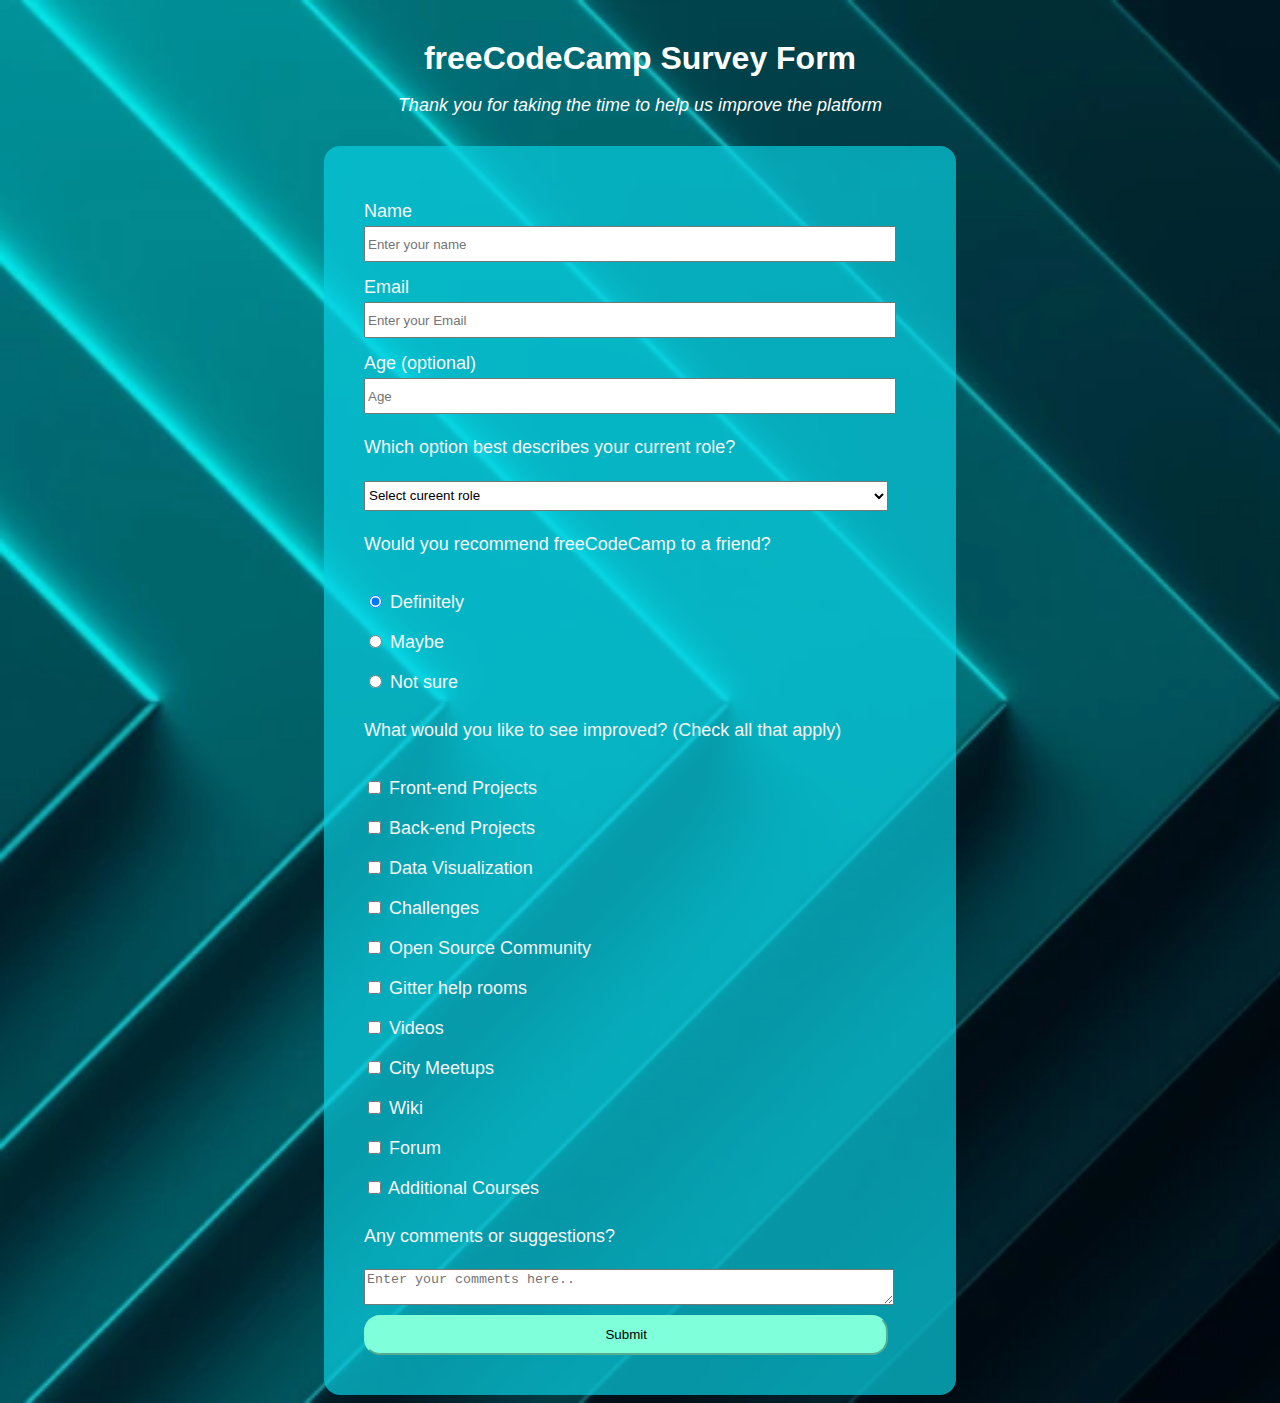
<file: Responsive-Web-Design/FirstProject/index.html>
<!DOCTYPE html>
<html>
  <head>
    <meta charset="utf-8">
    <meta name="viewport"   content="width=device-width,  initial-scale=1.0">
    <link rel="stylesheet" href="styles.css">
  </head>
  <body>
    <h1 id="title">freeCodeCamp Survey Form</h1>
    <p id="description">Thank you for taking the time to help us improve the platform</p>
    <form action="" method="" id="survey-form">
      <label id="name-label" for="name">Name</label>
      <input id="name" type="text" placeholder="Enter your name" required>
      <label id="email-label" for="email">Email</label>
      <input type="email" placeholder="Enter your Email" id="email" required>
      <label id="number-label" for="number">Age
(optional)</label>
      <input type="number" placeholder="Age" id="number" min="18" max="120"><br>
      <p>Which option best describes your current role?</p>
      <select id="dropdown">
        <option selected disabled>Select cureent role</option>
        <option>Student</option>
        <option>Full Time Job</option>
        <option>Full Time Learner</option>
        <option>Prefer not to say</option>
        <option>Other</option>
      </select>
      <p>Would you recommend freeCodeCamp to a friend?</p>
      <label><input type="radio" value="radio" name="radio" checked> Definitely</label>
      <label><input type="radio" value="radio" name="radio"> Maybe</label>
      <label><input type="radio" value="radio" name="radio"> Not sure</label>
      <p>What would you like to see improved? (Check all that apply)</p>
      <label><input type="checkbox" value="Front-endProjects"> Front-end Projects</label>
      <label><input type="checkbox" value="Back-endProjects"> Back-end Projects</label>
      <label><input type="checkbox" value="DataVisualization"> Data Visualization</label>
      <label><input type="checkbox" value="Challenges"> Challenges</label>
      <label><input type="checkbox" value="OpenSourceCommunity"> Open Source Community</label>
      <label><input type="checkbox" value="Gitterhelprooms"> Gitter help rooms</label>
      <label><input type="checkbox" value="Videos"> Videos</label>
      <label><input type="checkbox" value="cityMeetups"> City Meetups</label>
      <label><input type="checkbox" value="Wiki"> Wiki</label>
      <label><input type="checkbox" value="Forum"> Forum</label>
      <label><input type="checkbox" value="AdditionalCourses"> Additional Courses</label>
      <p>Any comments or suggestions?</p>
      <textarea id="comments" placeholder="Enter your comments here.."></textarea>
      <input type="submit" id="submit"><br>
    </form>
  </body>
</html>
</file>
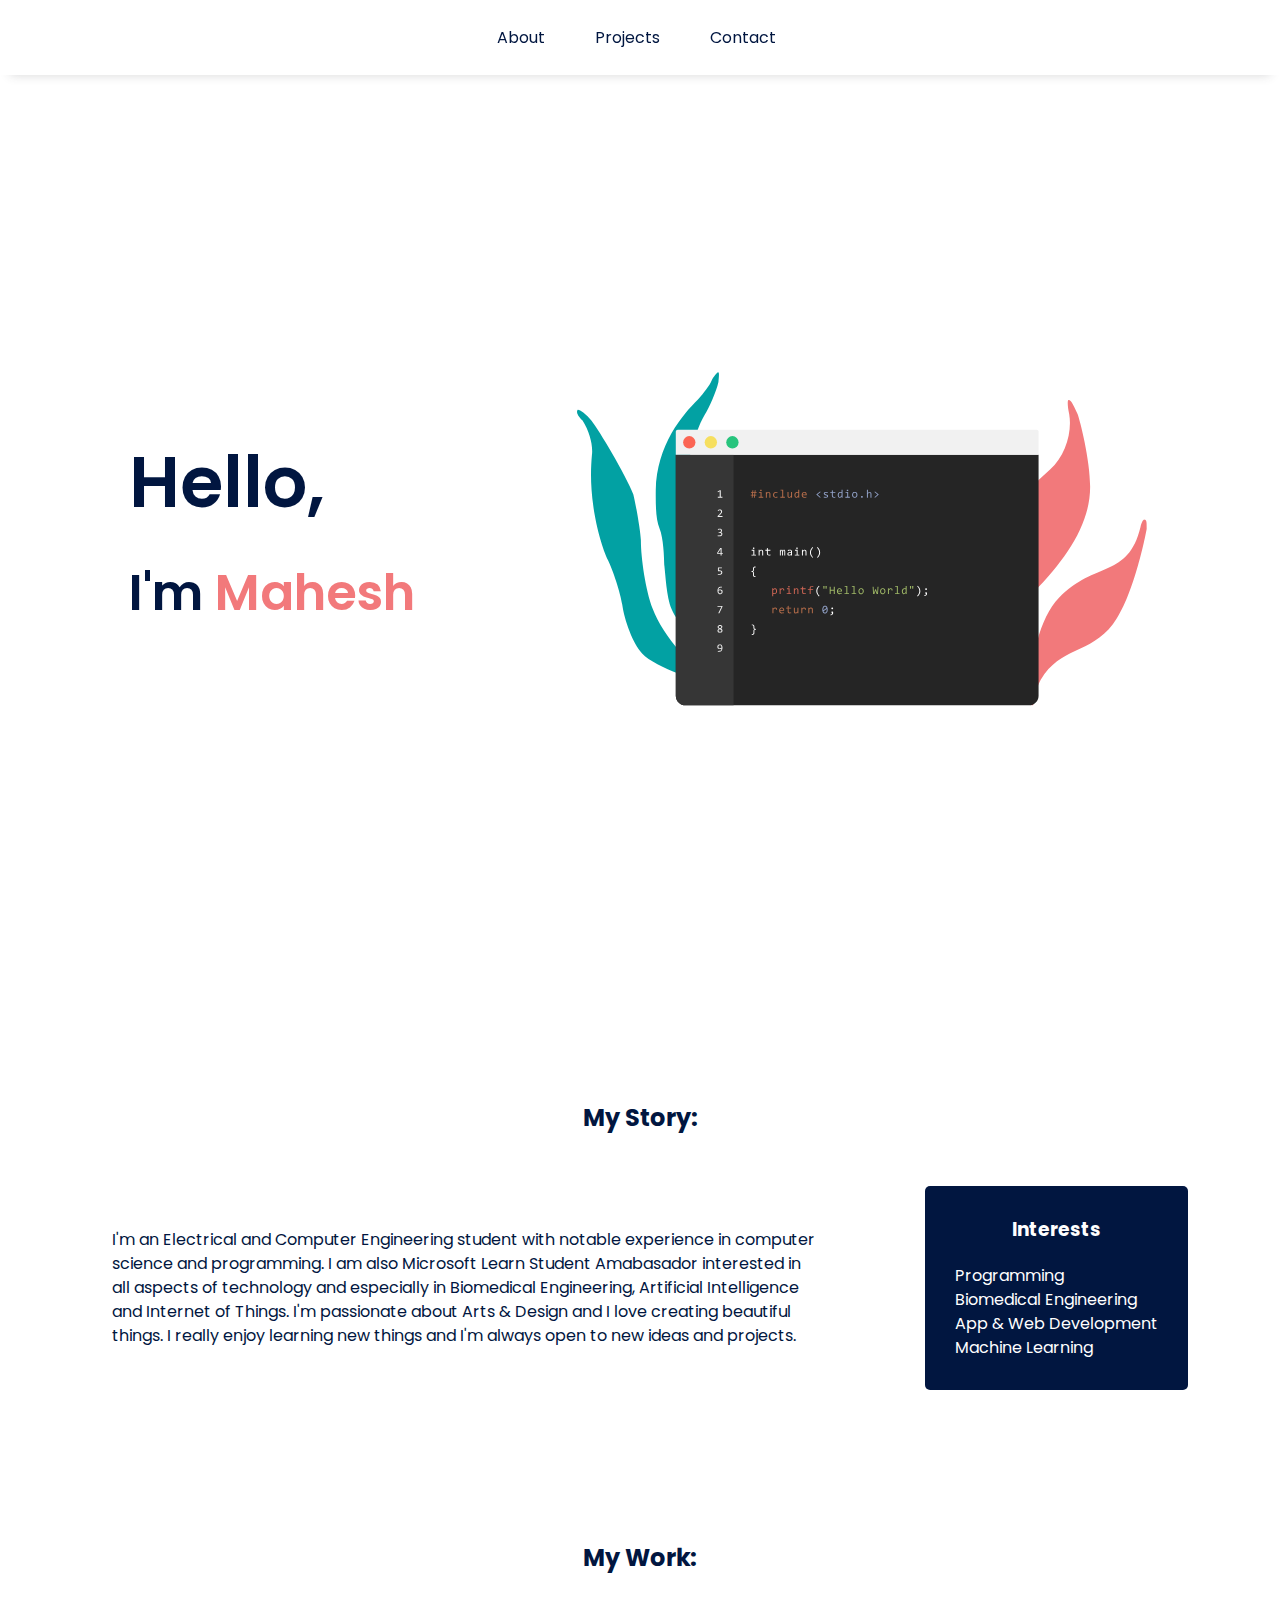
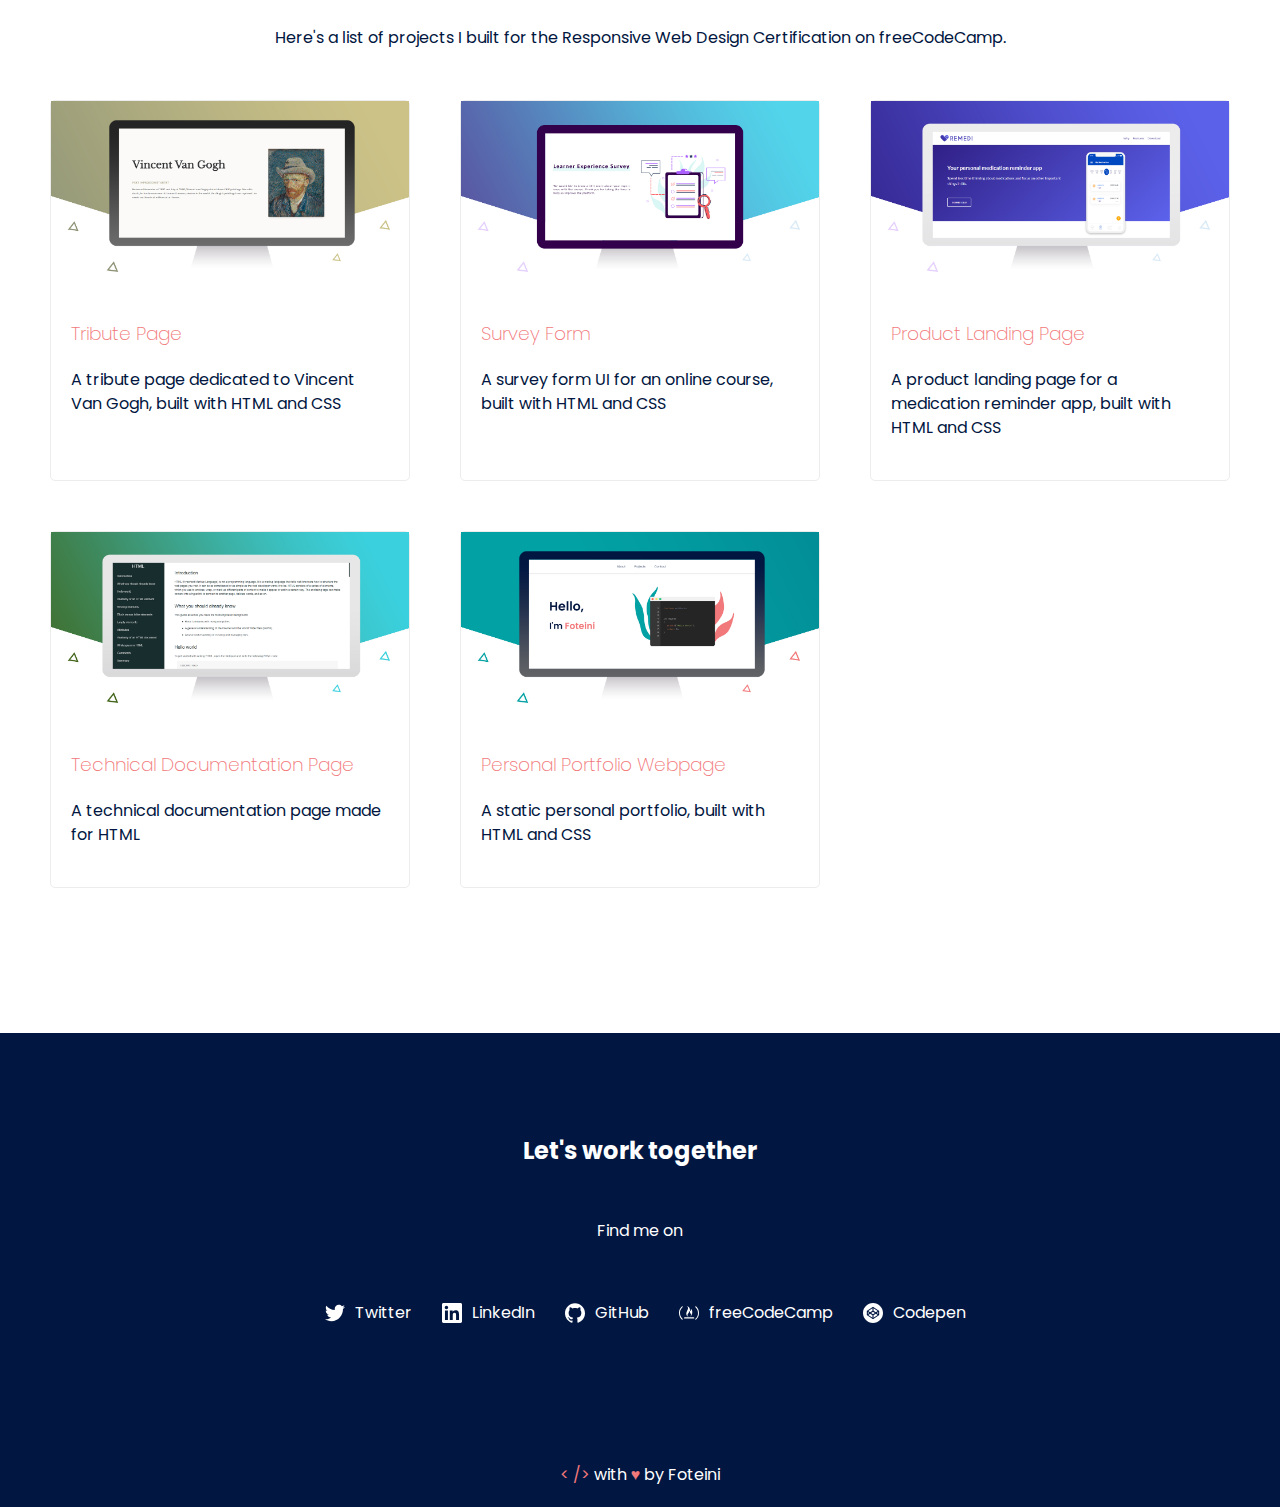
<file: Responsive-Web-Design/personal-portfolio/index.html>
<!DOCTYPE html>
<html lang="en">
  
<head>
  <link rel="stylesheet" type="text/css" href="style.css">
  <link href="https://fonts.googleapis.com/css2?family=Poppins:wght@400;600&display=swap" rel="stylesheet">
  <meta name="viewport" content="width=device-width, initial-scale=1">
  <meta name="description" content="A personal portfolio webpage created for the FreeCodeCamp's Responsive Web Design Certification.">
  <title>Personal Portfolio</title>
</head>

<body>

<nav id="navbar" class="nav">
  <ul>
    <li>
      <a href="#about">
        <span class="code">&lt;</span>
        About
        <span class="code">&#47;&gt;</span>
      </a>
    </li>
    <li>

      <a href="#projects">
        <span class="code">&lt;</span>
        Projects
        <span class="code">&#47;&gt;</span>
      </a>

    </li>
    <li>
      <a href="#contact">
        <span class="code">&lt;</span>
        Contact
        <span class="code">&#47;&gt;</span>
      </a>
    </li>
  </ul>
</nav>

<section id="welcome-section">
  <div>
    <h1>Hello<span>,</span></h1>
    <p id="subheading">I'm <span>Mahesh</span></p>
  </div>
  <div>
    <img class="welcome-img" id="desktop-only" src="images/code-1.svg" alt="A code snippet in C language">
    <img class="welcome-img" id="mobile-only" src="images/code-2.svg" alt="A code snippet in C language">
  </div>
</section>

<section id="about">
  <h2>My Story:</h2>
  <div id="about-container">
    <div id="my-story">
      <p>I'm an Electrical and Computer Engineering student with notable experience in computer science and programming. I am also Microsoft Learn Student Amabasador interested in all aspects of technology and especially in Biomedical Engineering, Artificial Intelligence and Internet of Things. I'm passionate about Arts & Design and I love creating beautiful things. I really enjoy learning new things and I'm always open to new ideas and projects.</p>
    </div>
    <div id="interests-list">
      <h3>Interests</h3>
      <ul>
        <li>Programming</li>
        <li>Biomedical Engineering</li>
        <li>App & Web Development</li>
        <li>Machine Learning</li>
      </ul>
    </div>
  </div>
</section>

<section id="projects">
  <h2>My Work:</h2>
  <p>Here's a list of projects I built for the Responsive Web Design Certification on freeCodeCamp.</p>

  <div class="projects-grid">
    <div class="card">
      <div class="project-img">
        <img src="../tribute-page/images/TributePage_preview.jpg" alt="tribute page">
      </div>
      <div class="desc">
        <h3 class="project-tile">
          <a href="https://github.com/sfoteini/responsive-web-design-freeCodeCamp/tree/master/tribute-page">Tribute Page</a>
        </h3>
        <p>A tribute page dedicated to Vincent Van Gogh, built with HTML and CSS</p>
      </div>
    </div>

    <div class="card">
      <div class="project-img">
        <img src="../survey-form/images/survey_preview.jpg" alt="survey form">
      </div>
      <div class="desc">
        <h3 class="project-tile">
          <a href="https://github.com/sfoteini/responsive-web-design-freeCodeCamp/tree/master/survey-form">Survey Form</a>
        </h3>
        <p>A survey form UI for an online course, built with HTML and CSS</p>
      </div>
    </div>

    <div class="card">
      <div class="project-img">
        <img src="../product-landing-page/images/landingPage.jpg" alt="product landing page">
      </div>
      <div class="desc">
        <h3 class="project-tile">
          <a href="https://github.com/sfoteini/responsive-web-design-freeCodeCamp/tree/master/product-landing-page">Product Landing Page</a>
        </h3>
        <p>A product landing page for a medication reminder app, built with HTML and CSS</p>
      </div>
    </div>

    <div class="card">
      <div class="project-img">
        <img src="../technical-documentation-page/images/TechnicalDocumentation.jpg" alt="technical documentation page">
      </div>
      <div class="desc">
        <h3 class="project-tile">
          <a href="https://github.com/sfoteini/responsive-web-design-freeCodeCamp/tree/master/technical-documentation-page">Technical Documentation Page</a>
        </h3>
        <p>A technical documentation page made for HTML</p>
      </div>
    </div>

    <div class="card">
      <div class="project-img">
        <img src="images/personalPortfolio.jpg" alt="personal portfolio">
      </div>
      <div class="desc">
        <h3 class="project-tile">
          <a href="https://github.com/sfoteini/responsive-web-design-freeCodeCamp/tree/master/personal-portfolio">Personal Portfolio Webpage</a>
        </h3>
        <p>A static personal portfolio, built with HTML and CSS</p>
      </div>
    </div>

  </div>

</section>

<section id="contact">
  <h2>Let's work together</h2>
  <p>Find me on</p>
  <div class="contact-links">
    <a href="https://twitter.com/ClairSavvidou" target="_blank" class="contact-details">
      <img src="images/twitter.svg" alt="twitter logo" class="contact-icon">Twitter
    </a>
    <a href="https://www.linkedin.com/in/foteini-savvidou" target="_blank" class="contact-details">
      <img src="images/linkedin.svg" alt="linkedin logo" class="contact-icon">LinkedIn
    </a>
    <a href="https://github.com/sfoteini" target="_blank" class="contact-details">
      <img src="images/github.svg" alt="github logo" class="contact-icon">GitHub
    </a>
    <a id="profile-link" href="https://www.freecodecamp.org/clair_savvidou" target="_blank" class="contact-details">
      <img src="images/freecodecamp.svg" alt="freeCodeCamp logo" class="contact-icon">freeCodeCamp
    </a>
    <a href="https://codepen.io/sfoteini" class="contact-details">
      <img src="images/codepen.svg" alt="CodePen logo" class="contact-icon">Codepen
    </a>
  </div>
</section>

<footer>
  <p>
    <span class="code">&lt;</span>
    <span class="code">&#47;&gt;</span>
    with
    <span class="heart"></span>
    by Foteini
  </p>
</footer>

</body>

</html>
</file>
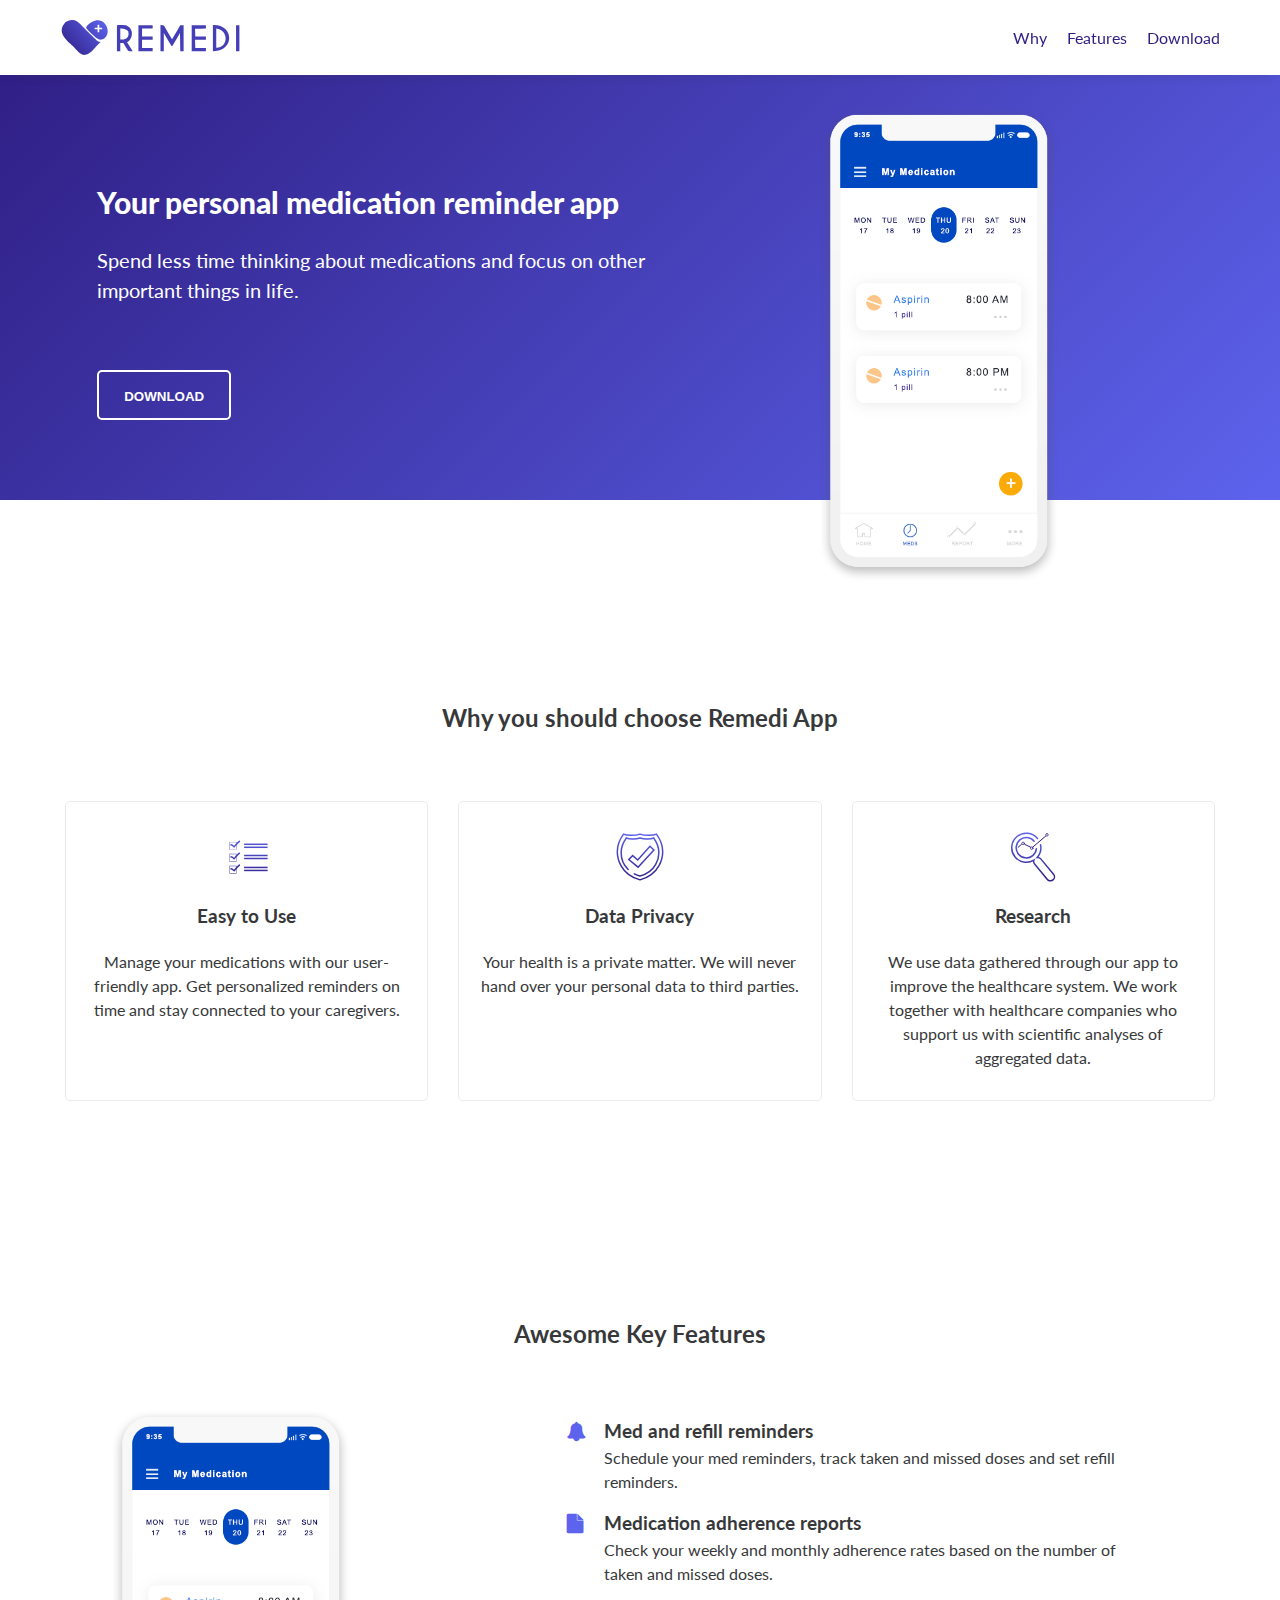
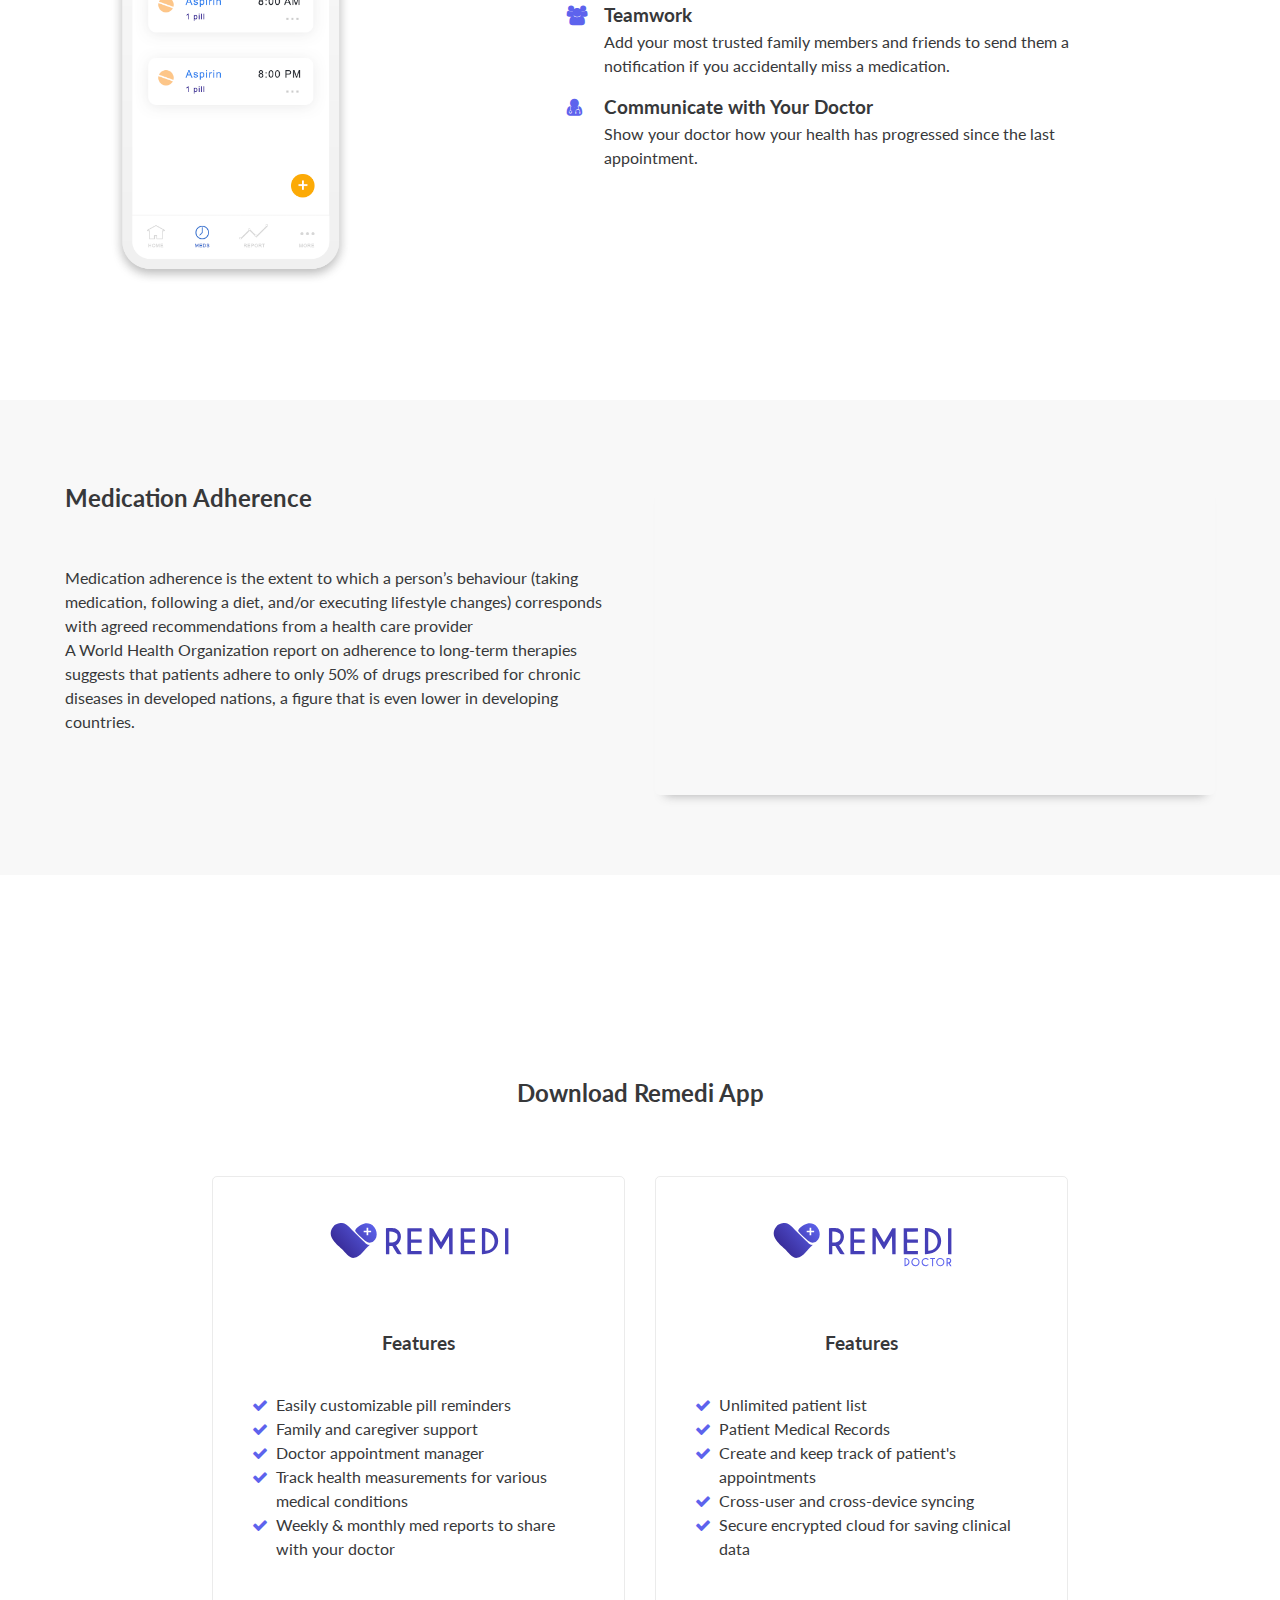
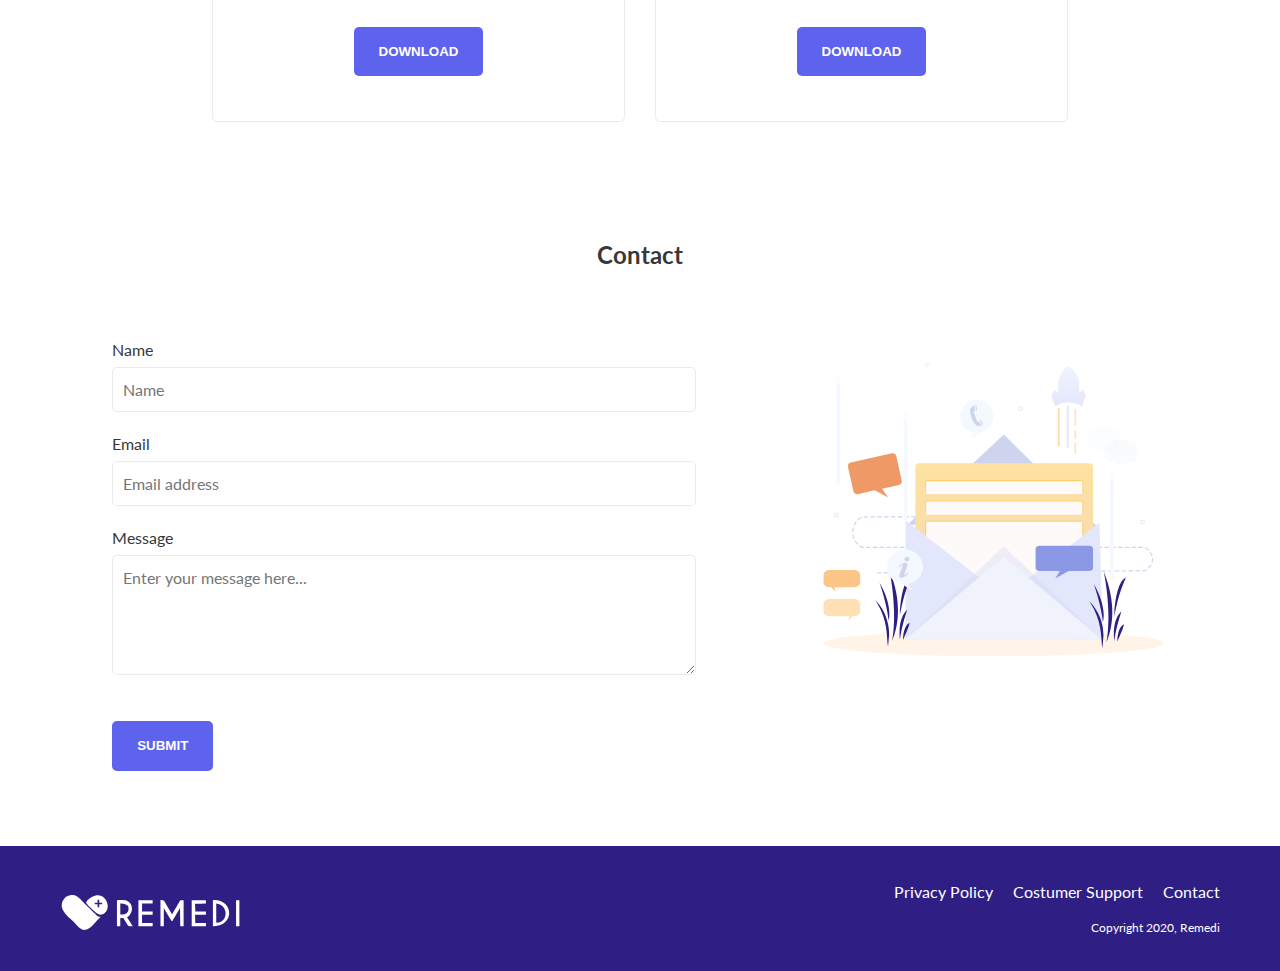
<file: Responsive-Web-Design/product-landing-page/index.html>
<!DOCTYPE html>
<html lang="en">
  
<head>
  <link rel="stylesheet" type="text/css" href="style.css">
  <link rel="stylesheet" href="https://maxcdn.bootstrapcdn.com/font-awesome/4.5.0/css/font-awesome.min.css">
  <meta name="viewport" content="width=device-width, initial-scale=1">
  <meta name="description" content="A product landing page for a medication reminder app created for the FreeCodeCamp's Responsive Web Design Certification.">
  <title>Remedi Mobile App</title>
</head>

<body>

<header id="header">
  <div class="logo">
    <img class="logo-img" id="header-img" src="images/logo_horizontal.svg" alt="Remedi logo" />
  </div>

  <nav id="nav-bar">
    <ul>
      <li><a class="nav-link" href="#why">Why</a></li>
      <li><a class="nav-link" href="#features">Features</a></li>
      <li><a class="nav-link" href="#download">Download</a></li>
    </ul>
  </nav>
</header>

<main>
  <section id="hero">
    <div class="grid">
      <div class="column-60">
        <h1>Your personal medication reminder app</h1>
        <p id="description">Spend less time thinking about medications and focus on other important things in life.</p>
        <button class="btn">Download</button>
      </div>
      <div class="column-40">
         <div class="image-div">
          <img id="hero-img" src="images/RemediApp.png" alt="Remedi mobile app" width="270" height="497">
        </div>
      </div>
    </div>

  </section>

  <section id="why">
    <h2>Why you should choose Remedi App</h2>
    <div class="container">
      <div class="card">
        <div class="icon">
          <img src="images/easyToUse.svg" alt="easy to use icon">
        </div>
        <div class="desc">
          <h3>Easy to Use</h3>
          <p>Manage your medications with our user-friendly app. Get personalized reminders on time and stay connected to your caregivers.
          </p>
        </div>
      </div>

      <div class="card">
        <div class="icon">
          <img src="images/dataPrivacy.svg" alt="data privacy icon">
        </div>
        <div class="desc">
          <h3>Data Privacy</h3>
          <p>Your health is a private matter. We will never hand over your personal data to third parties.
          </p>
        </div>
      </div>

      <div class="card">
        <div class="icon">
          <img src="images/research.svg" alt="data privacy icon">
        </div>
        <div class="desc">
          <h3>Research</h3>
          <p>We use data gathered through our app to improve the healthcare system. We work together with healthcare companies who support us with scientific analyses of aggregated data.
          </p>
        </div>
      </div>

    </div>
  </section>

  <section id="features">
    <h2>Awesome Key Features</h2>
    <div class="grid">
      <div class="column-40">
        <div class="image-div">
          <img src="images/RemediApp.png" alt="Remedi mobile app" width="270" height="497">
        </div>
      </div>

      <div class="column-60">
        <ol>
          <li>
            <h3 id="pills">Med and refill reminders</h3>
            <p>Schedule your med reminders, track taken and missed doses and set refill reminders.</p>
          </li>
          <li>
            <h3 id="med-report">Medication adherence reports</h3>
            <p>Check your weekly and monthly adherence rates based on the number of taken and missed doses.</p>
          </li>
          <li>
            <h3 id="family">Teamwork</h3>
            <p>Add your most trusted family members and friends to send them a notification if you accidentally miss a medication.</p>
          </li>
          <li>
            <h3 id="doctor-icon">Communicate with Your Doctor</h3>
            <p>Show your doctor how your health has progressed since the last appointment.</p>
          </li>
        </ol>
      </div>

    </div>
  </section>

  <section id="info">
    <div>
      <h2>Medication Adherence</h2>
      <p>Medication adherence is the extent to which a person’s behaviour (taking medication, following a diet, and/or executing lifestyle changes) corresponds with agreed recommendations from a health care provider</p>
      <p>A World Health Organization report on adherence to long-term therapies suggests that patients adhere to only 50% of drugs prescribed for chronic diseases in developed nations, a figure that is even lower in developing countries.</p>
    </div>
    <iframe id="video" height="315" src="https://www.youtube.com/embed/jccBSbyActg?rel=0&amp;controls=0&amp;showinfo=0" allowfullscreen></iframe>
  </section>

  <section id="download">
    <h2>Download Remedi App</h2>
    <div class="container">
      <div class="card" id="patient">
        <div class="product-logo">
          <img class="logo-img" src="images/logo_horizontal.svg" alt="Remedi logo">
        </div>
        <div class="desc">
          <h3>Features</h3>
          <ol>
            <li>Easily customizable pill reminders</li>
            <li>Family and caregiver support</li>
            <li>Doctor appointment manager</li>
            <li>Track health measurements for various medical conditions</li>
            <li>Weekly & monthly med reports to share with your doctor</li>
          </ol>
        </div>
        <button class="btn">Download</button>
      </div>

      <div class="card" id="doctor">
        <div class="product-logo">
          <img class="logo-img" src="images/logo_doctors.svg" alt="Remedi for doctors logo">
        </div>
        <div class="desc">
          <h3>Features</h3>
          <ol>
            <li>Unlimited patient list</li>
            <li>Patient Medical Records</li>
            <li>Create and keep track of patient's appointments</li>
            <li>Cross-user and cross-device syncing</li>
            <li>Secure encrypted cloud for saving clinical data</li>
          </ol>
        </div>
        <button class="btn">Download</button>
      </div>
    </div>
  </section>

  <section id="contact">
    <h2>Contact</h2>
    <div class="grid">
      <div class="column-60">
        <form id="form" action="https://www.freecodecamp.com/email-submit">
          <div class="form-group">
            <label id="name-label" for="name">Name</label>
            <input type="text" name="name" class="form-control" id="name" placeholder="Name" required />
          </div>
          <div class="form-group">
            <label id="email-label" for="email">Email</label>
            <input name="email" class="form-control" id="email" type="email" placeholder="Email address" required />
          </div>
          <div class="form-group">
            <p>Message</p>
            <textarea id="message" class="input-textarea" name="message" placeholder="Enter your message here..."></textarea>
          </div>
          <div class="form-group">
            <label id="submit-label" for="submit"></label>
            <input id="submit" type="submit" value="Submit" class="btn" />
          </div>
        </form>
      </div>

      <div class="column-40">
        <div class="image-div">
          <img src="images/contact.svg" alt="Contact icon" width="472" height="495">
        </div>
      </div>
    </div>
  </section>

  <footer>
    <div id="footer-logo">
      <img class="logo-img" src="images/logo_white.svg" alt="Remedi logo" />
    </div>
    <div id="footer-info">
      <ul>
        <li><a href="#">Privacy Policy</a></li>
        <li><a href="#">Costumer Support</a></li>
        <li><a href="#">Contact</a></li>
      </ul>
      <div id="copyright">Copyright 2020, Remedi</div>
    </div>
  </footer>

</main>

</body>

</html>
</file>
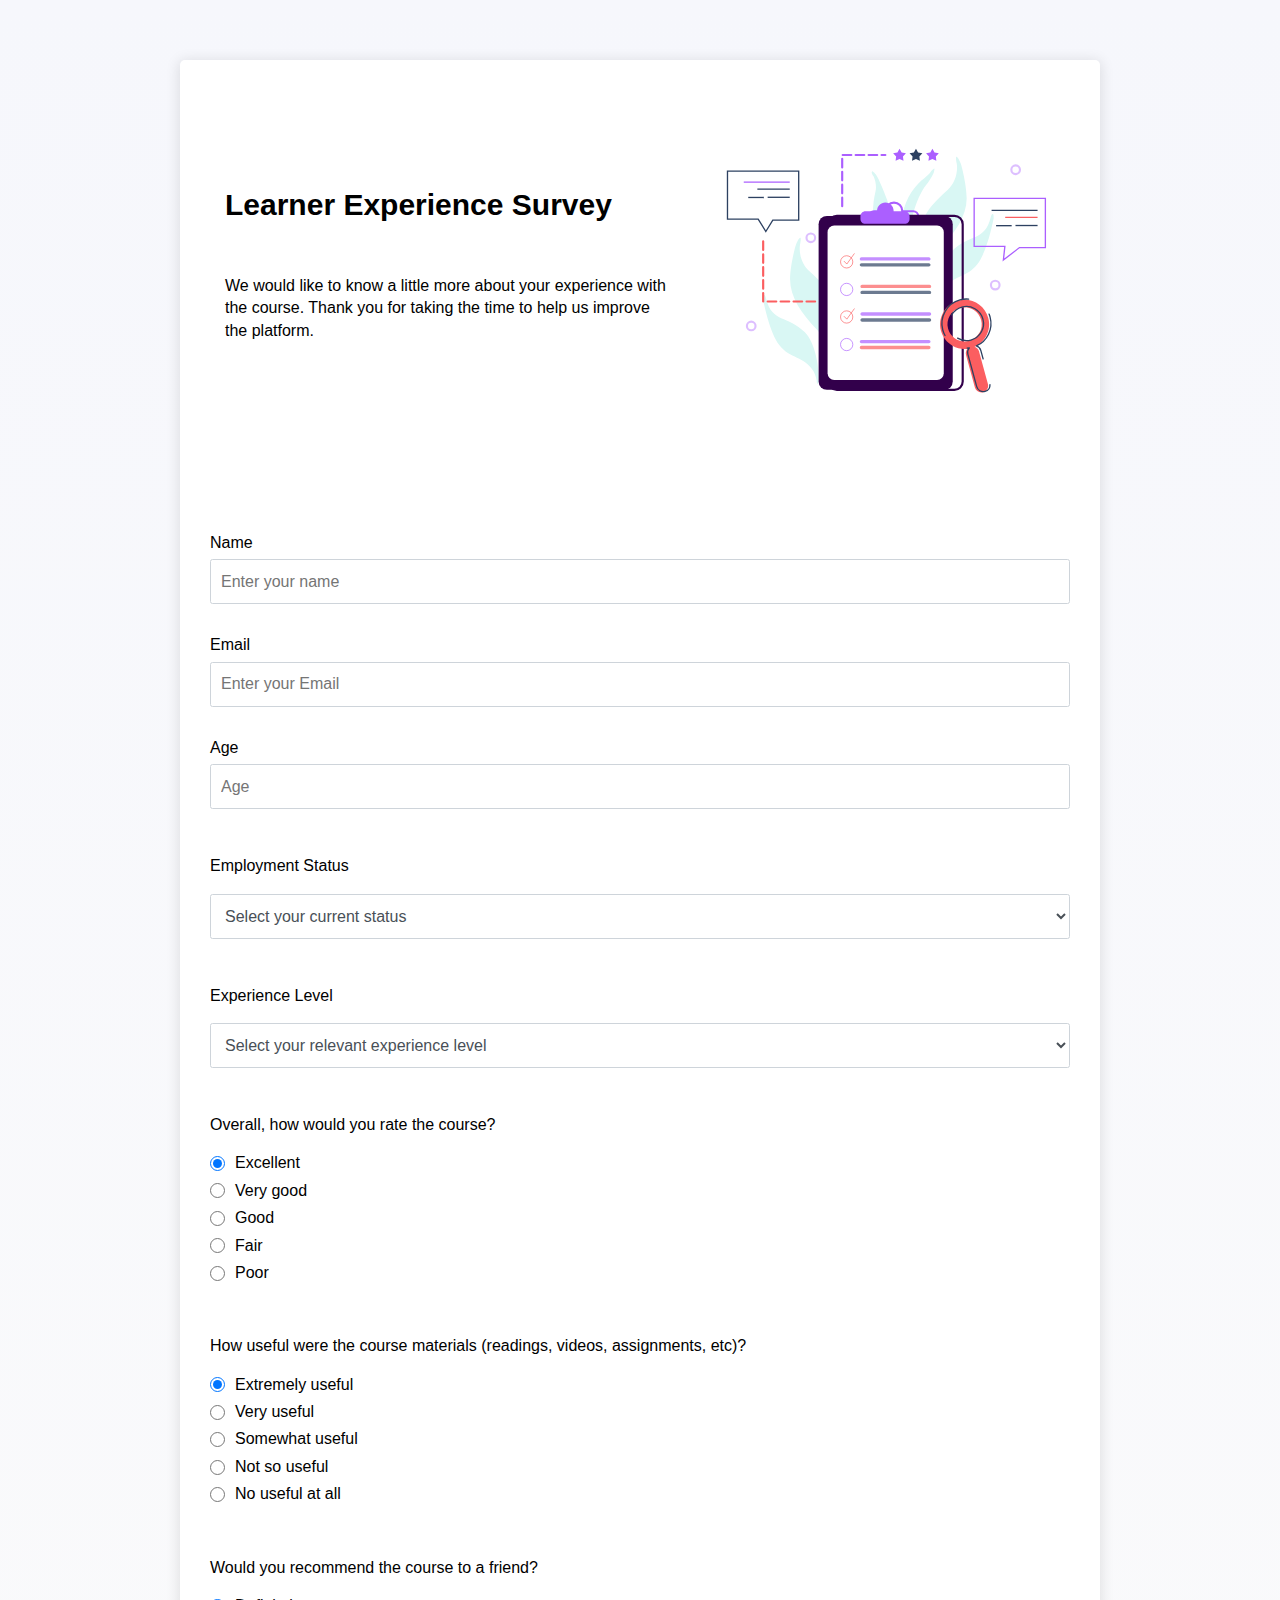
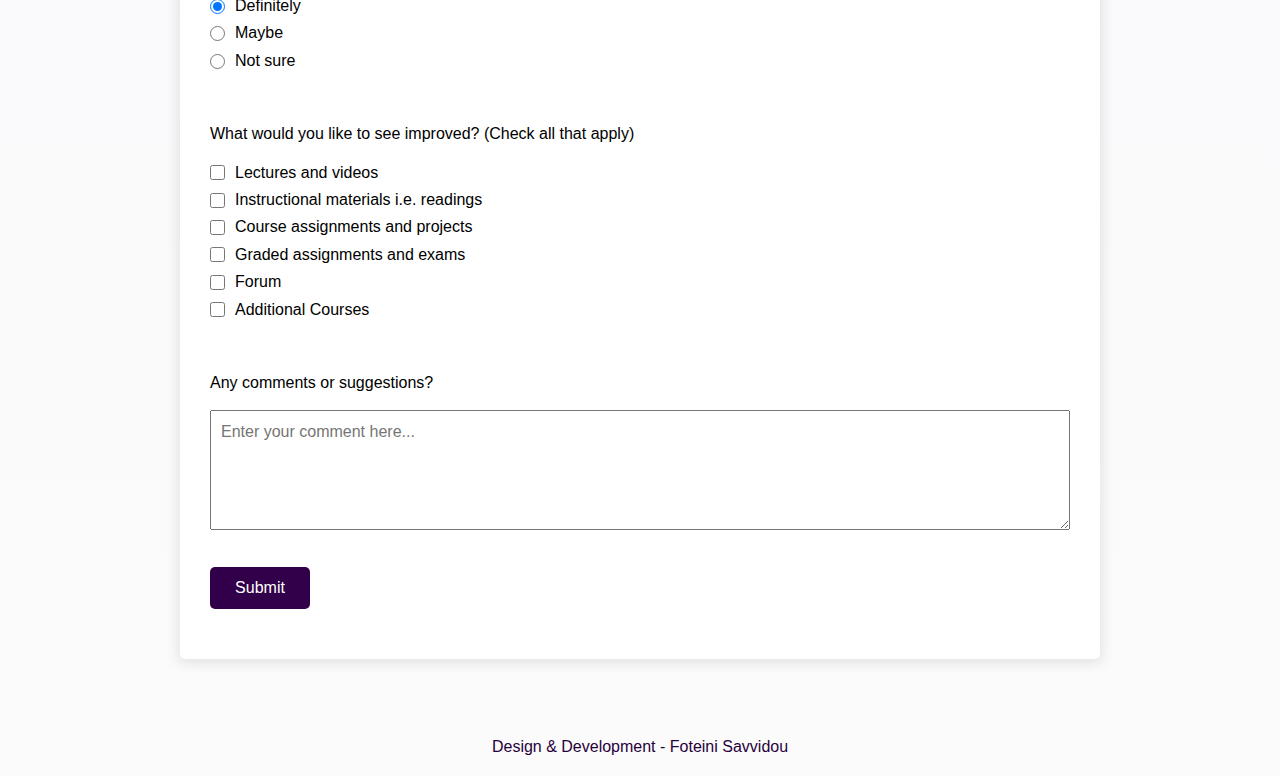
<file: Responsive-Web-Design/survey-form/index.html>
<!DOCTYPE html>
<html lang="en">
  
<head>
  <link rel="stylesheet" type="text/css" href="style.css">
  <meta name="viewport" content="width=device-width, initial-scale=1">
  <meta name="description" content="Survey form ui created for the FreeCodeCamp's Responsive Web Design Certification.">
  <title>Survey Form</title>
</head>

<body>
<div class="container">
  <div class="header">
    <div class="column-header">
      <h1 id="title">Learner Experience Survey</h1>
        <p id="description">We would like to know a little more about your experience with the course. Thank you for taking the time to help us improve the platform.</p>
      </div>

      <div class="column-image">
        <div id="image-div">
          <img src="images/survey_icon.svg" width="400" height="400" alt="Survey form icon">
        </div>
    </div>
  </div>
  
  <form id="survey-form">
    <div class="form-group">
      <label id="name-label" for="name">Name</label>
      <input
        type="text"
        name="name"
        id="name"
        class="form-control"
        placeholder="Enter your name"
        required
      />
    </div>
    
    <div class="form-group">
      <label id="email-label" for="email">Email</label>
      <input
        type="email"
        name="email"
        id="email"
        class="form-control"
        placeholder="Enter your Email"
        required
      />
    </div>
    
    <div class="form-group">
      <label id="number-label" for="number">Age</label>
      <input
        type="number"
        name="age"
        id="number"
        min="10"
        max="99"
        class="form-control"
        placeholder="Age"
      />
    </div>
    
    <div class="form-group">
      <p>Employment Status</p>
      <select id="dropdown" name="role" class="form-control" required>
        <option disabled selected value>Select your current status</option>
        <option value="student">Student</option>
        <option value="job-full">Employed Full Time</option>
        <option value="job-part">Employed Part Time</option>
        <option value="self-employed">Self-employed</option>
        <option value="unemployed">Unemployed</option>
        <option value="retired">Retired</option>
        <option value="preferNo">Prefer not to say</option>
        <option value="other">Other</option>
      </select>
    </div>
    
        <div class="form-group">
      <p>Experience Level</p>
      <select id="experience-dropdown" name="experience" class="form-control" required>
        <option disabled selected value>Select your relevant experience level</option>
        <option value="junior">Junior (0-2 years experience)</option>
        <option value="mid">Mid-level (2+ years experience)</option>
        <option value="senior">Senior</option>
        <option value="executive">Executive</option>
        <option value="other">Other</option>
      </select>
    </div>

    <div class="form-group">
      <p>Overall, how would you rate the course?</p>
      <label>
        <input
          name="user-rate"
          value="excellent"
          type="radio"
          class="input-radio"
          checked
        />Excellent</label>
      <label>
        <input
          name="user-rate"
          value="very-good"
          type="radio"
          class="input-radio"
        />Very good</label>

      <label>
        <input
          name="user-rate"
          value="good"
          type="radio"
          class="input-radio"
        />Good</label>
      
      <label>
        <input
          name="user-rate"
          value="fair"
          type="radio"
          class="input-radio"
        />Fair</label>
      
      <label>
        <input
          name="user-rate"
          value="poor"
          type="radio"
          class="input-radio"
        />Poor</label>
    </div>
    
     <div class="form-group">
      <p>How useful were the course materials (readings, videos, assignments, etc)?</p>
      <label>
        <input
          name="materials-rate"
          value="extremely"
          type="radio"
          class="input-radio"
          checked
        />Extremely useful</label>
      <label>
        <input
          name="materials-rate"
          value="very"
          type="radio"
          class="input-radio"
        />Very useful</label>

      <label>
        <input
          name="materials-rate"
          value="somewhat"
          type="radio"
          class="input-radio"
        />Somewhat useful</label>
      
      <label>
        <input
          name="materials-rate"
          value="not-so"
          type="radio"
          class="input-radio"
        />Not so useful</label>
      
      <label>
        <input
          name="materials-rate"
          value="no"
          type="radio"
          class="input-radio"
        />No useful at all</label>
    </div>
    
    <div class="form-group">
      <p>Would you recommend the course to a friend?</p>
      <label>
        <input
          name="user-recommend"
          value="definitely"
          type="radio"
          class="input-radio"
          checked
        />Definitely</label>
      <label>
        <input
          name="user-recommend"
          value="maybe"
          type="radio"
          class="input-radio"
        />Maybe</label>

      <label>
        <input
          name="user-recommend"
          value="not-sure"
          type="radio"
          class="input-radio"
        />Not sure</label>
    </div>

    <div class="form-group">
      <p>
        What would you like to see improved? (Check all that apply)
      </p>

      <label>
        <input
          name="prefer"
          value="lectures"
          type="checkbox"
          class="input-checkbox"
        />Lectures and videos</label>
      
      <label>
        <input
          name="prefer"
          value="material"
          type="checkbox"
          class="input-checkbox"
        />Instructional materials i.e. readings</label>
      
      <label>
        <input
          name="prefer"
          value="assignments"
          type="checkbox"
          class="input-checkbox"
        />Course assignments and projects</label>
      
      <label>
        <input
          name="prefer"
          value="exams"
          type="checkbox"
          class="input-checkbox"
        />Graded assignments and exams</label>
     
      <label>
        <input
          name="prefer"
          value="forum"
          type="checkbox"
          class="input-checkbox"
        />Forum</label>
      
      <label>
        <input
          name="prefer"
          value="additional-courses"
          type="checkbox"
          class="input-checkbox"
        />Additional Courses</label>
    </div>

    <div class="form-group">
      <p>Any comments or suggestions?</p>
      <textarea
        id="comments"
        class="input-textarea"
        name="comment"
        placeholder="Enter your comment here..."></textarea>
    </div>

    <div class="form-group">
      <button type="submit" id="submit" class="submit-button">
        Submit
      </button>
    </div>
  </form>
</div>

 <section class="footer">
    <p> Design & Development - Foteini Savvidou </p>
  </section>

</body>

</html>
</file>
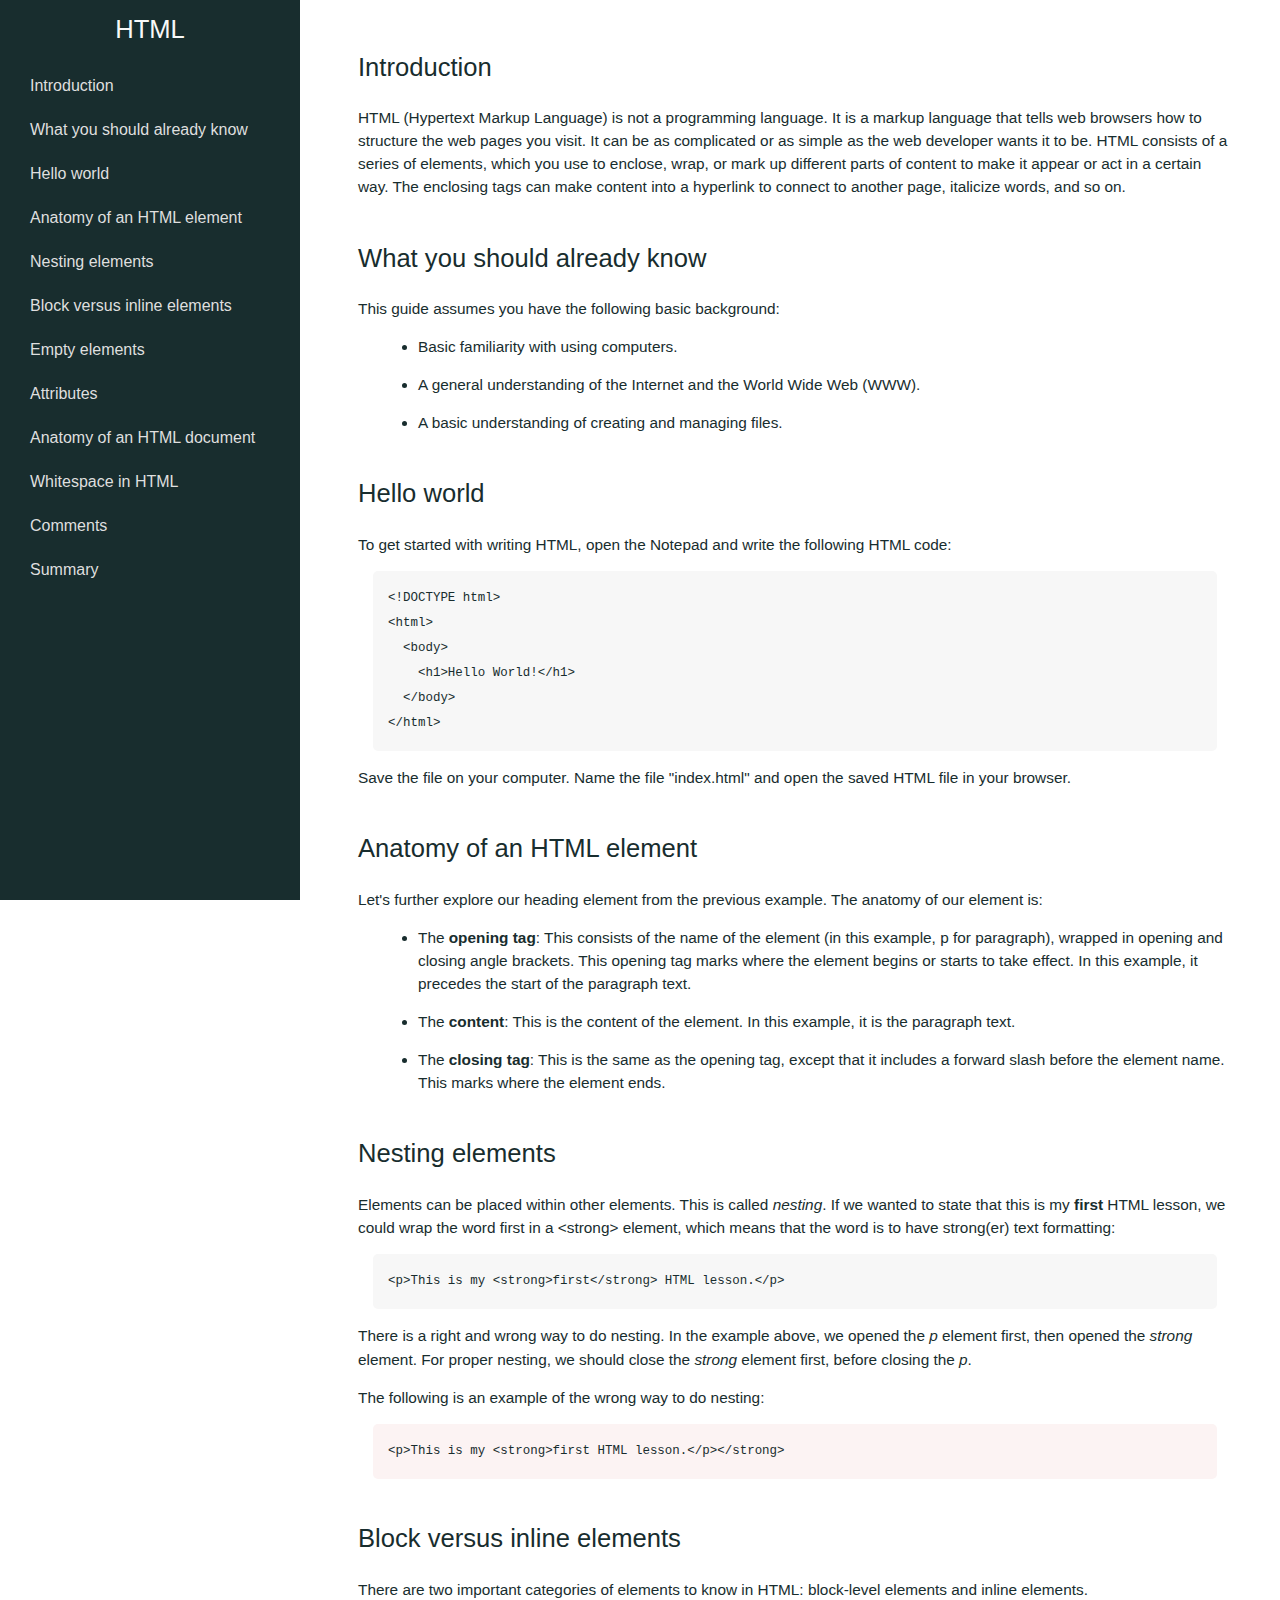
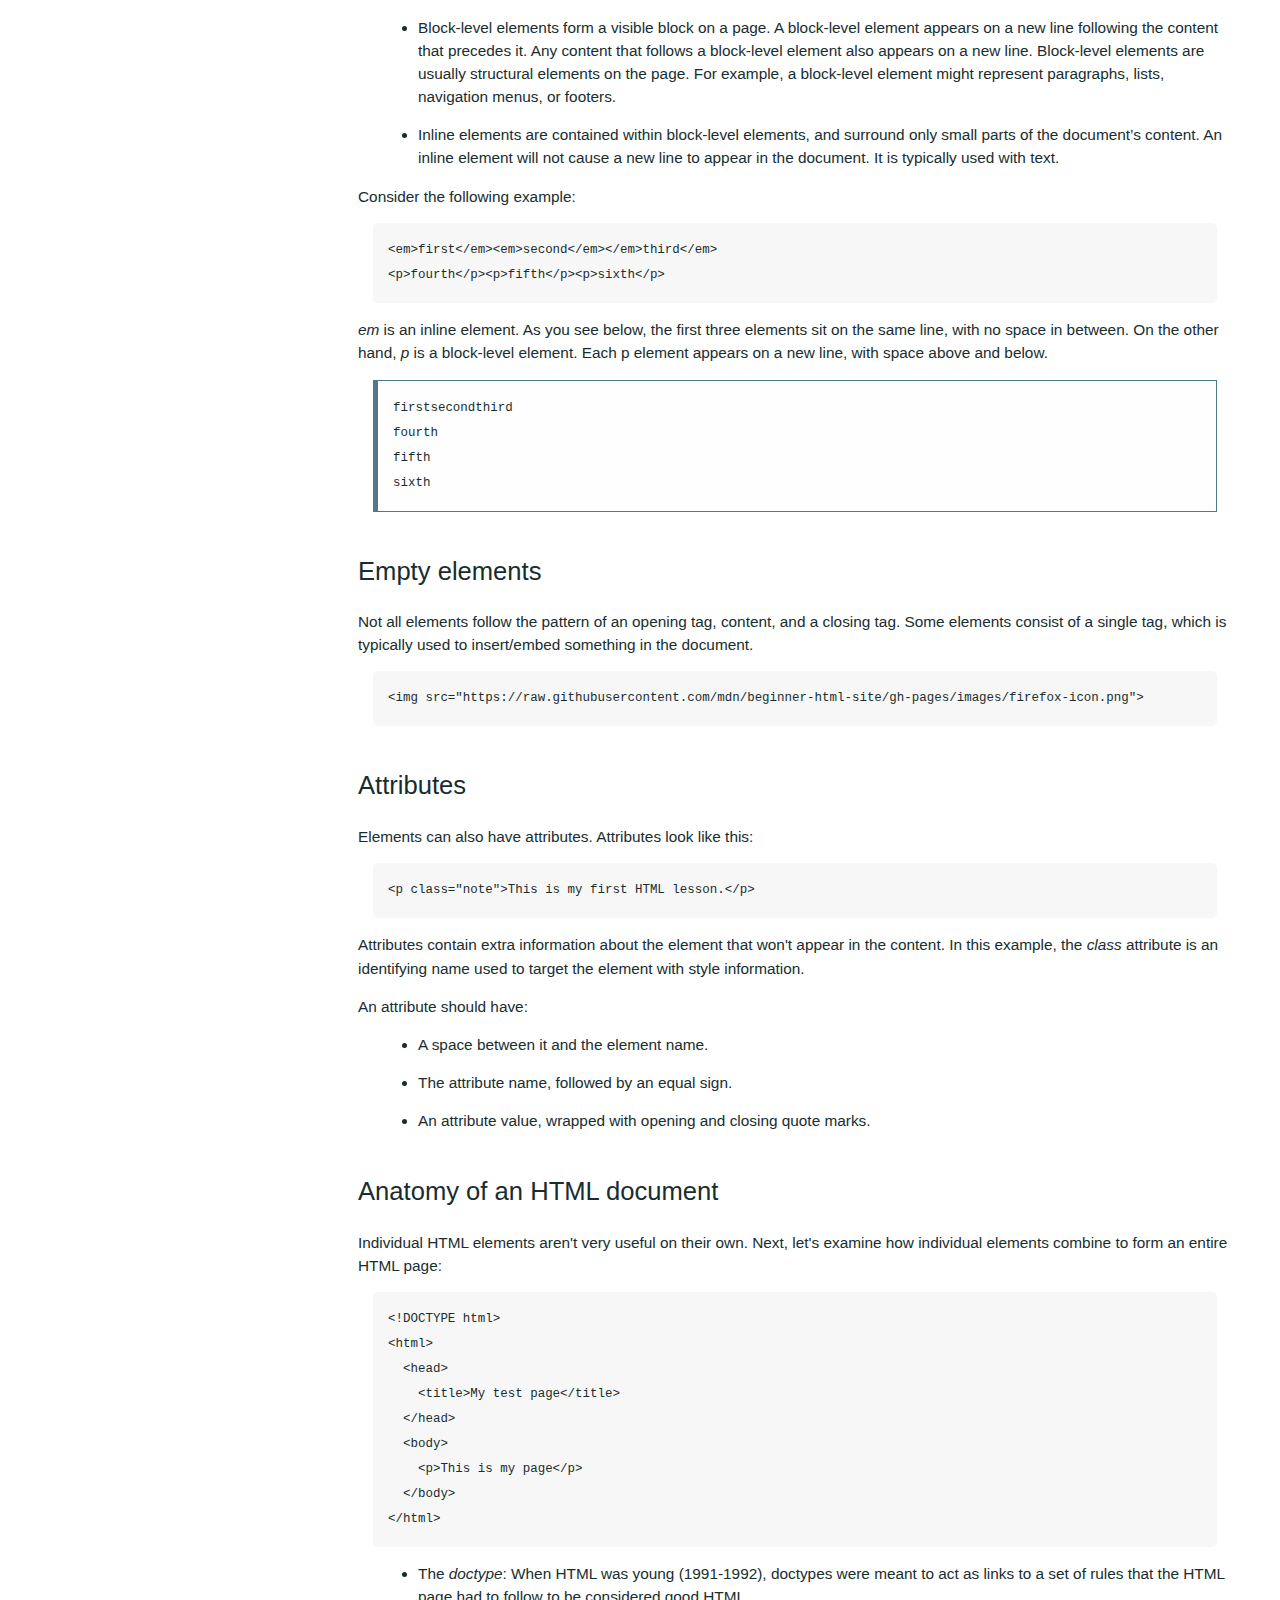
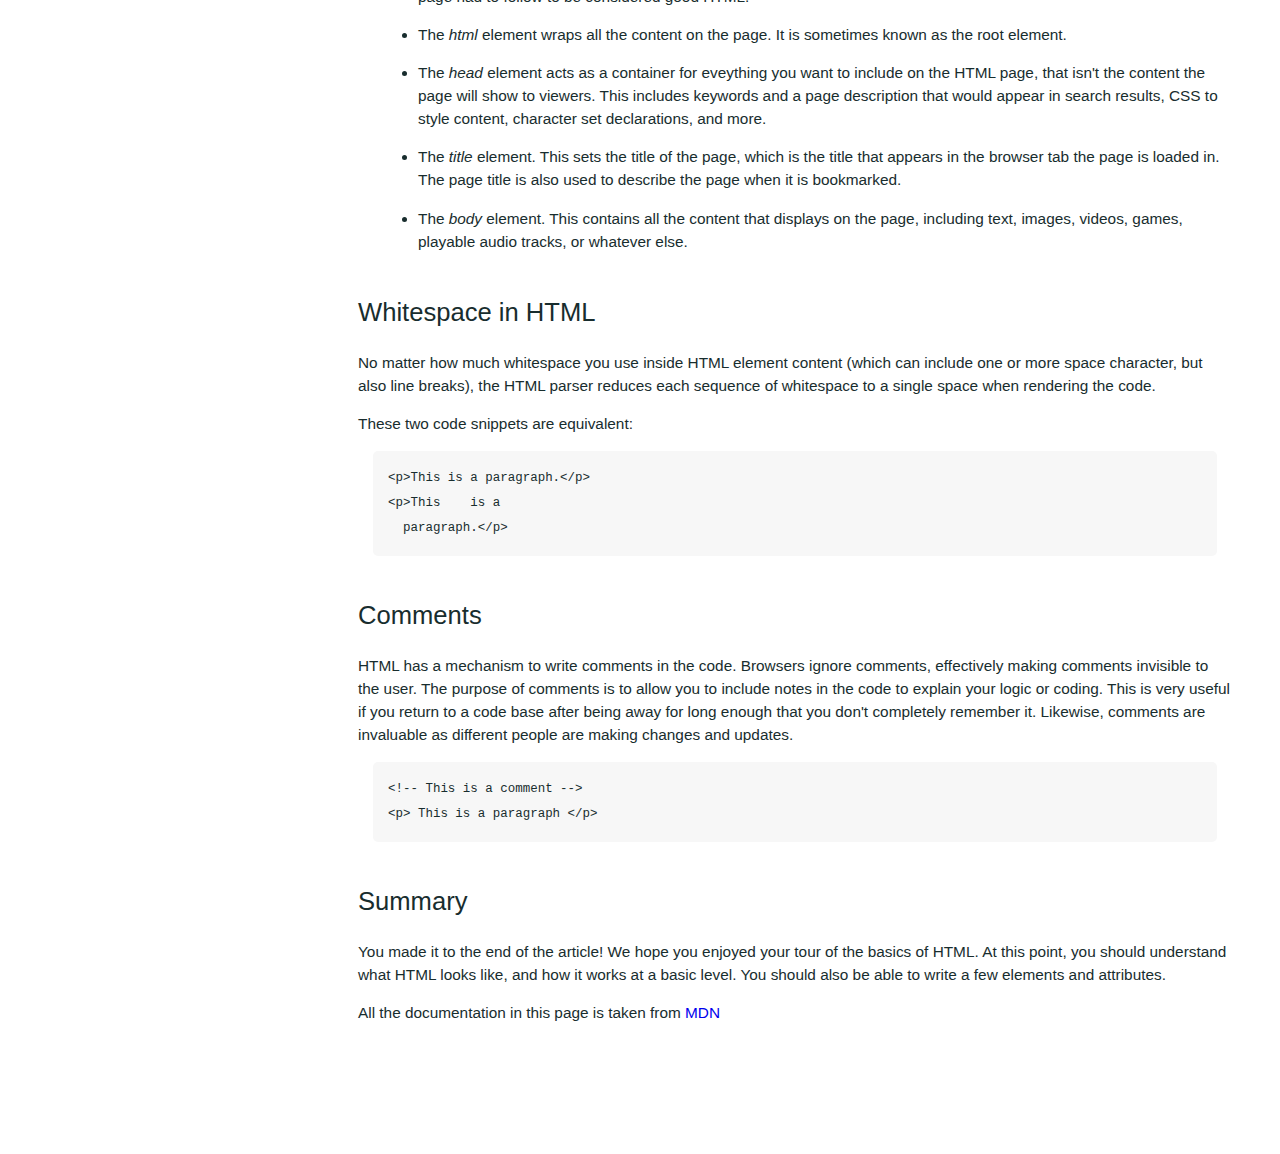
<file: Responsive-Web-Design/technical-documentation-page/index.html>
<!DOCTYPE html>
<html lang="en">
  
<head>
  <link rel="stylesheet" type="text/css" href="style.css">
  <meta name="viewport" content="width=device-width, initial-scale=1">
  <meta name="description" content="Technical documentation page created for the FreeCodeCamp's Responsive Web Design Certification.">
  <title>HTML Documentation Page</title>	

</head>



<body>
<nav id="navbar">
  <header>HTML</header>
  <ul>
    <li><a class="nav-link" href="#Introduction">Introduction</a></li>
    <li>
      <a class="nav-link" href="#What_you_should_already_know">What you should already know</a>
    </li>
    <li><a class="nav-link" href="#Hello_world">Hello world</a></li>
    <li><a class="nav-link" href="#Anatomy_of_an_HTML_element">Anatomy of an HTML element</a></li>
    <li>
      <a class="nav-link" href="#Nesting_elements">Nesting elements</a>
    </li>
    <li><a class="nav-link" href="#Block_versus_inline_elements">Block versus inline elements</a></li>
    <li><a class="nav-link" href="#Empty_elements">Empty elements</a></li>
    <li><a class="nav-link" href="#Attributes">Attributes</a></li>
    <li>
      <a class="nav-link" href="#Anatomy_of_an_HTML_document">Anatomy of an HTML document</a>
    </li>
    <li><a class="nav-link" href="#Whitespace_in_HTML">Whitespace in HTML</a></li>
    <li>
      <a class="nav-link" href="#Comments">Comments</a>
    </li>
    <li><a class="nav-link" href="#Summary">Summary</a></li>
  </ul>
</nav>
<main id="main-doc">

  <section class="main-section" id="Introduction">
    <header>Introduction</header>
    <article>
      <p>HTML (Hypertext Markup Language) is not a programming language. It is a markup language that tells web browsers how to structure the web pages you visit. It can be as complicated or as simple as the web developer wants it to be. HTML consists of a series of elements, which you use to enclose, wrap, or mark up different parts of content to make it appear or act in a certain way. The enclosing tags can make content into a hyperlink to connect to another page, italicize words, and so on.</p>
    </article>
  </section>

  <section class="main-section" id="What_you_should_already_know">
    <header>What you should already know</header>
    <article>
      <p>This guide assumes you have the following basic background:</p>
      <ul>
        <li>Basic familiarity with using computers.</li>
        <li>A general understanding of the Internet and the World Wide Web (WWW).</li>
        <li>A basic understanding of creating and managing files.</li>
      </ul>
    </article>
  </section>

  <section class="main-section" id="Hello_world">
    <header>Hello world</header>
    <article>
      <p>
        To get started with writing HTML, open the Notepad and write the following HTML code:
      </p>
      <code>&lt;!DOCTYPE html&gt;
&lt;html&gt;
&nbsp;&nbsp;&lt;body&gt;
&nbsp;&nbsp;&nbsp;&nbsp;&lt;h1&gt;Hello World!&lt;/h1&gt;
&nbsp;&nbsp;&lt;/body&gt;
&lt;/html&gt;</code>
      <p>Save the file on your computer. Name the file "index.html" and open the saved HTML file in your browser.
      </p>
    </article>
  </section>

  <section class="main-section" id="Anatomy_of_an_HTML_element">
    <header>Anatomy of an HTML element</header>
    <article>
      <p>Let's further explore our heading element from the previous example. The anatomy of our element is:
      </p>
      <ul>
        <li>
          The <strong>opening tag</strong>: This consists of the name of the element (in this example, p for paragraph), wrapped in opening and closing angle brackets. This opening tag marks where the element begins or starts to take effect. In this example, it precedes the start of the paragraph text.
        </li>
        <li>
          The <strong>content</strong>: This is the content of the element. In this example, it is the paragraph text.
        </li>
        <li>
          The <strong>closing tag</strong>: This is the same as the opening tag, except that it includes a forward slash before the element name. This marks where the element ends.
        </li>
      </ul>
    </article>
  </section>

  <section class="main-section" id="Nesting_elements">
    <header>Nesting elements</header>
    <article>
      <p>Elements can be placed within other elements. This is called <em>nesting</em>. If we wanted to state that this is my <strong>first</strong> HTML lesson, we could wrap the word first in a &lt;strong&gt; element, which means that the word is to have strong(er) text formatting:
      </p>
      <code>&lt;p&gt;This is my &lt;strong&gt;first&lt;/strong&gt; HTML lesson.&lt;/p&gt;</code>
      <p>There is a right and wrong way to do nesting. In the example above, we opened the <em>p</em> element first, then opened the <em>strong</em> element. For proper nesting, we should close the <em>strong</em> element first, before closing the <em>p</em>.
      </p>
      <p>The following is an example of the wrong way to do nesting:
      </p>
      <code class="wrong-code">&lt;p&gt;This is my &lt;strong&gt;first HTML lesson.&lt;/p&gt;&lt;/strong&gt;</code>
    </article>
  </section>

  <section class="main-section" id="Block_versus_inline_elements">
    <header>Block versus inline elements</header>
    <article>
      <p>There are two important categories of elements to know in HTML: block-level elements and inline elements.
      </p>
      <ul>
        <li>
          Block-level elements form a visible block on a page. A block-level element appears on a new line following the content that precedes it. Any content that follows a block-level element also appears on a new line. Block-level elements are usually structural elements on the page. For example, a block-level element might represent paragraphs, lists, navigation menus, or footers.
        </li>
        <li>
          Inline elements are contained within block-level elements, and surround only small parts of the document’s content. An inline element will not cause a new line to appear in the document. It is typically used with text.
        </li>
      </ul>
      <p>Consider the following example:
      </p>
      <code>&lt;em&gt;first&lt;/em&gt;&lt;em&gt;second&lt;/em&gt;&lt;/em&gt;third&lt;/em&gt;
&lt;p&gt;fourth&lt;/p&gt;&lt;p&gt;fifth&lt;/p&gt;&lt;p&gt;sixth&lt;/p&gt;</code>
      <p><em>em</em> is an inline element. As you see below, the first three elements sit on the same line, with no space in between. On the other hand, <em>p</em> is a block-level element. Each p element appears on a new line, with space above and below.</p>
      <code class="preview">firstsecondthird
fourth
fifth
sixth</code>
    </article>
  </section>

  <section class="main-section" id="Empty_elements">
    <header>Empty elements</header>
    <article>
      <p>Not all elements follow the pattern of an opening tag, content, and a closing tag. Some elements consist of a single tag, which is typically used to insert/embed something in the document.
      </p>
      <code>&lt;img src="https://raw.githubusercontent.com/mdn/beginner-html-site/gh-pages/images/firefox-icon.png"&gt;</code>
    </article>
  </section>

  <section class="main-section" id="Attributes">
    <header>Attributes</header>
    <article>
      <p>Elements can also have attributes. Attributes look like this:
      </p>
      <code>&lt;p class=&quot;note&quot;&gt;This is my first HTML lesson.&lt;/p&gt;</code>
      <p>Attributes contain extra information about the element that won't appear in the content. In this example, the <em>class</em> attribute is an identifying name used to target the element with style information.
      </p>
      <p>An attribute should have:</p>
      <ul>
        <li>A space between it and the element name.</li>
        <li>The attribute name, followed by an equal sign.</li>
        <li>An attribute value, wrapped with opening and closing quote marks.</li>
      </ul>
    </article>
  </section>

  <section class="main-section" id="Anatomy_of_an_HTML_document">
    <header>Anatomy of an HTML document</header>
    <article>
      <p>
        Individual HTML elements aren't very useful on their own. Next, let's examine how individual elements combine to form an entire HTML page:
      </p>
      <code>&lt;!DOCTYPE html&gt;
&lt;html&gt;
&nbsp;&nbsp;&lt;head&gt;
&nbsp;&nbsp;&nbsp;&nbsp;&lt;title&gt;My test page&lt;/title&gt;
&nbsp;&nbsp;&lt;/head&gt;
&nbsp;&nbsp;&lt;body&gt;
&nbsp;&nbsp;&nbsp;&nbsp;&lt;p&gt;This is my page&lt;/p&gt;
&nbsp;&nbsp;&lt;/body&gt;
&lt;/html&gt;</code>
      <ul>
        <li>The <em>doctype</em>: When HTML was young (1991-1992), doctypes were meant to act as links to a set of rules that the HTML page had to follow to be considered good HTML.
        </li>
        <li>
          The <em>html</em> element wraps all the content on the page. It is sometimes known as the root element.
        </li>
        <li>
          The <em>head</em> element acts as a container for eveything you want to include on the HTML page, that isn't the content the page will show to viewers. This includes keywords and a page description that would appear in search results, CSS to style content, character set declarations, and more.
        </li>
        <li>
          The <em>title</em> element. This sets the title of the page, which is the title that appears in the browser tab the page is loaded in. The page title is also used to describe the page when it is bookmarked.
        </li>
        <li>
          The <em>body</em> element. This contains all the content that displays on the page, including text, images, videos, games, playable audio tracks, or whatever else.
        </li>
      </ul>
    </article>
  </section>

  <section class="main-section" id="Whitespace_in_HTML">
    <header>Whitespace in HTML</header>
    <article>
      <p>
        No matter how much whitespace you use inside HTML element content (which can include one or more space character, but also line breaks), the HTML parser reduces each sequence of whitespace to a single space when rendering the code.
      </p>
      <p>
        These two code snippets are equivalent:
      </p>
      <code>&lt;p&gt;This is a paragraph.&lt;/p&gt;
&lt;p&gt;This&nbsp;&nbsp;&nbsp;&nbsp;is a
&nbsp;&nbsp;paragraph.&lt;/p&gt;</code>
    </article>
  </section>

  <section class="main-section" id="Comments">
    <header>Comments</header>
    <article>
      <p>
        HTML has a mechanism to write comments in the code. Browsers ignore comments, effectively making comments invisible to the user. The purpose of comments is to allow you to include notes in the code to explain your logic or coding. This is very useful if you return to a code base after being away for long enough that you don't completely remember it. Likewise, comments are invaluable as different people are making changes and updates.
      </p>
      <code>&lt;!-- This is a comment --&gt;
&lt;p&gt; This is a paragraph &lt;/p&gt;</code>
    </article>
  </section>

  <section class="main-section" id="Summary">
    <header>Summary</header>
    <article>
      <p>
        You made it to the end of the article! We hope you enjoyed your tour of the basics of HTML. At this point, you should understand what HTML looks like, and how it works at a basic level. You should also be able to write a few elements and attributes.
      </p>
      <p>All the documentation in this page is taken from
        <a href="https://developer.mozilla.org/en-US/docs/Learn/HTML/Introduction_to_HTML/Getting_started" target="_blank">MDN</a>
      </p>
    </article>
  </section>
</main>
</body>

</html>
</file>
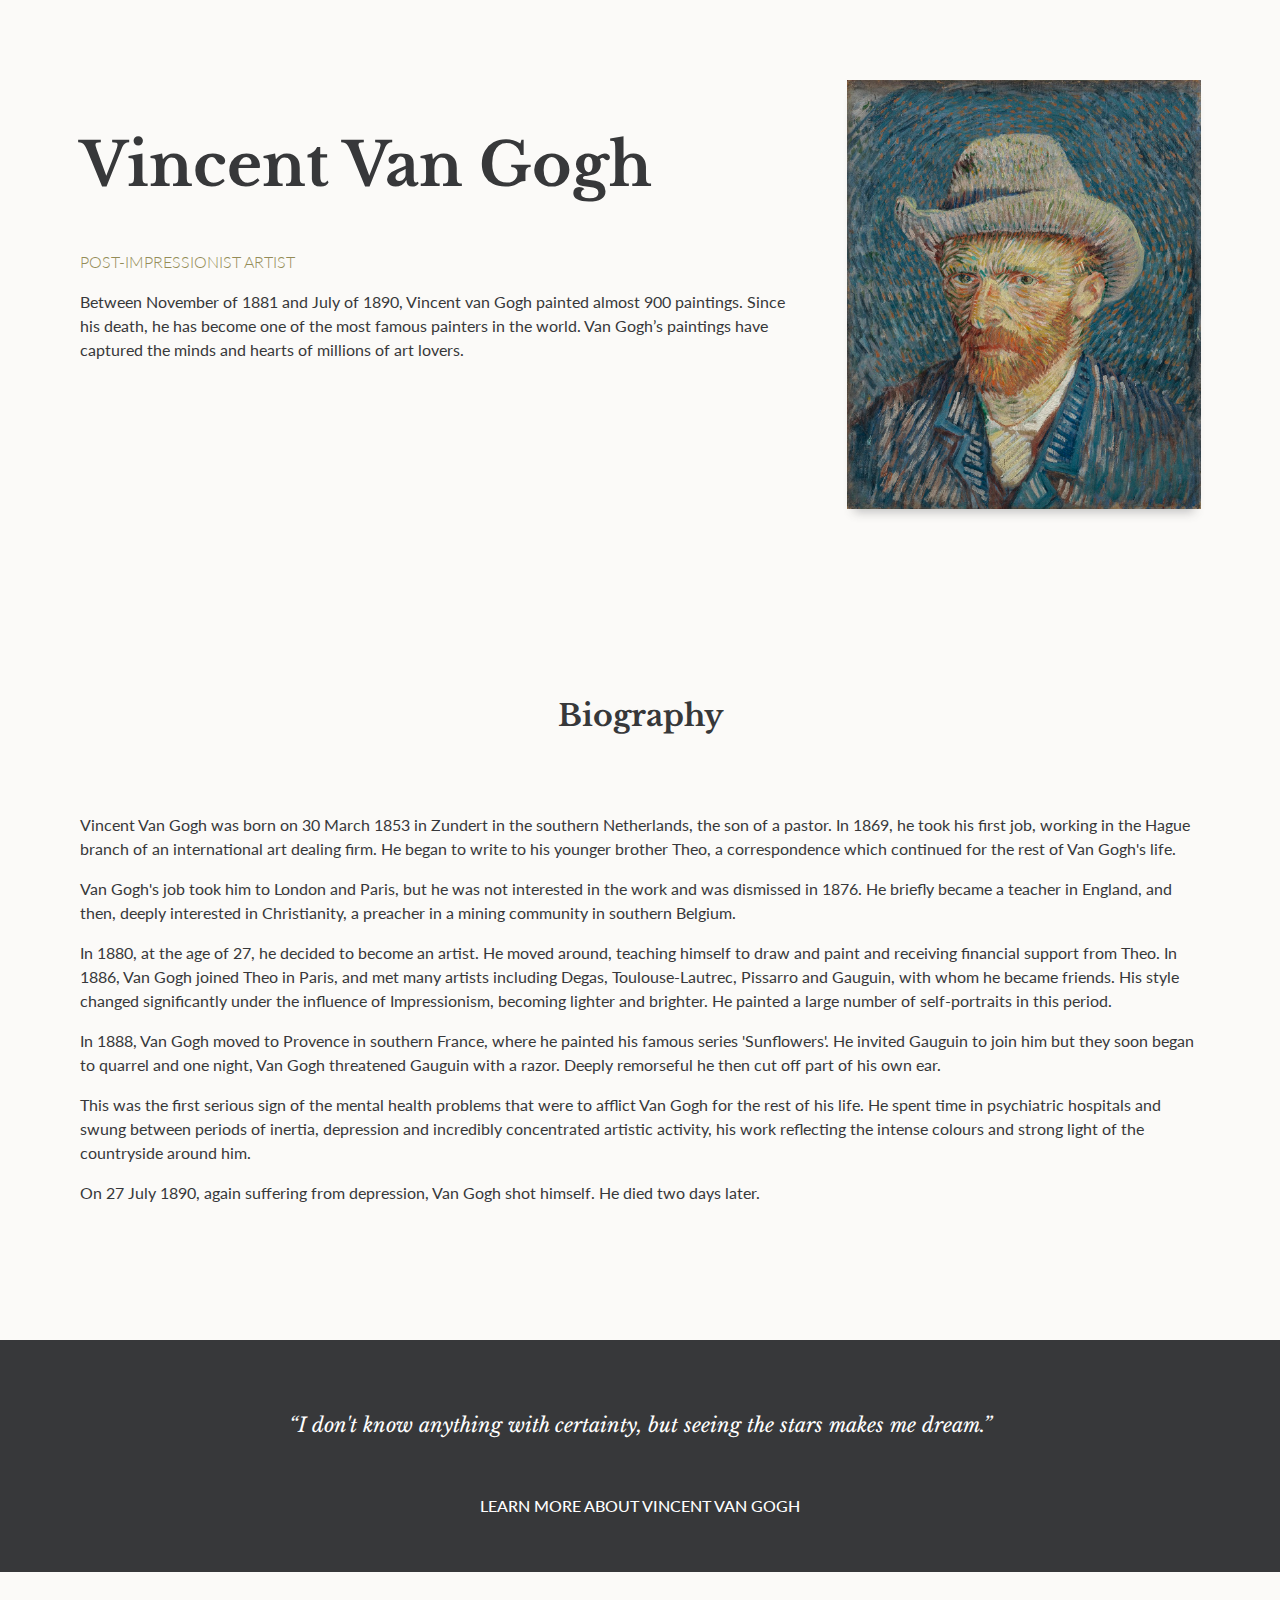
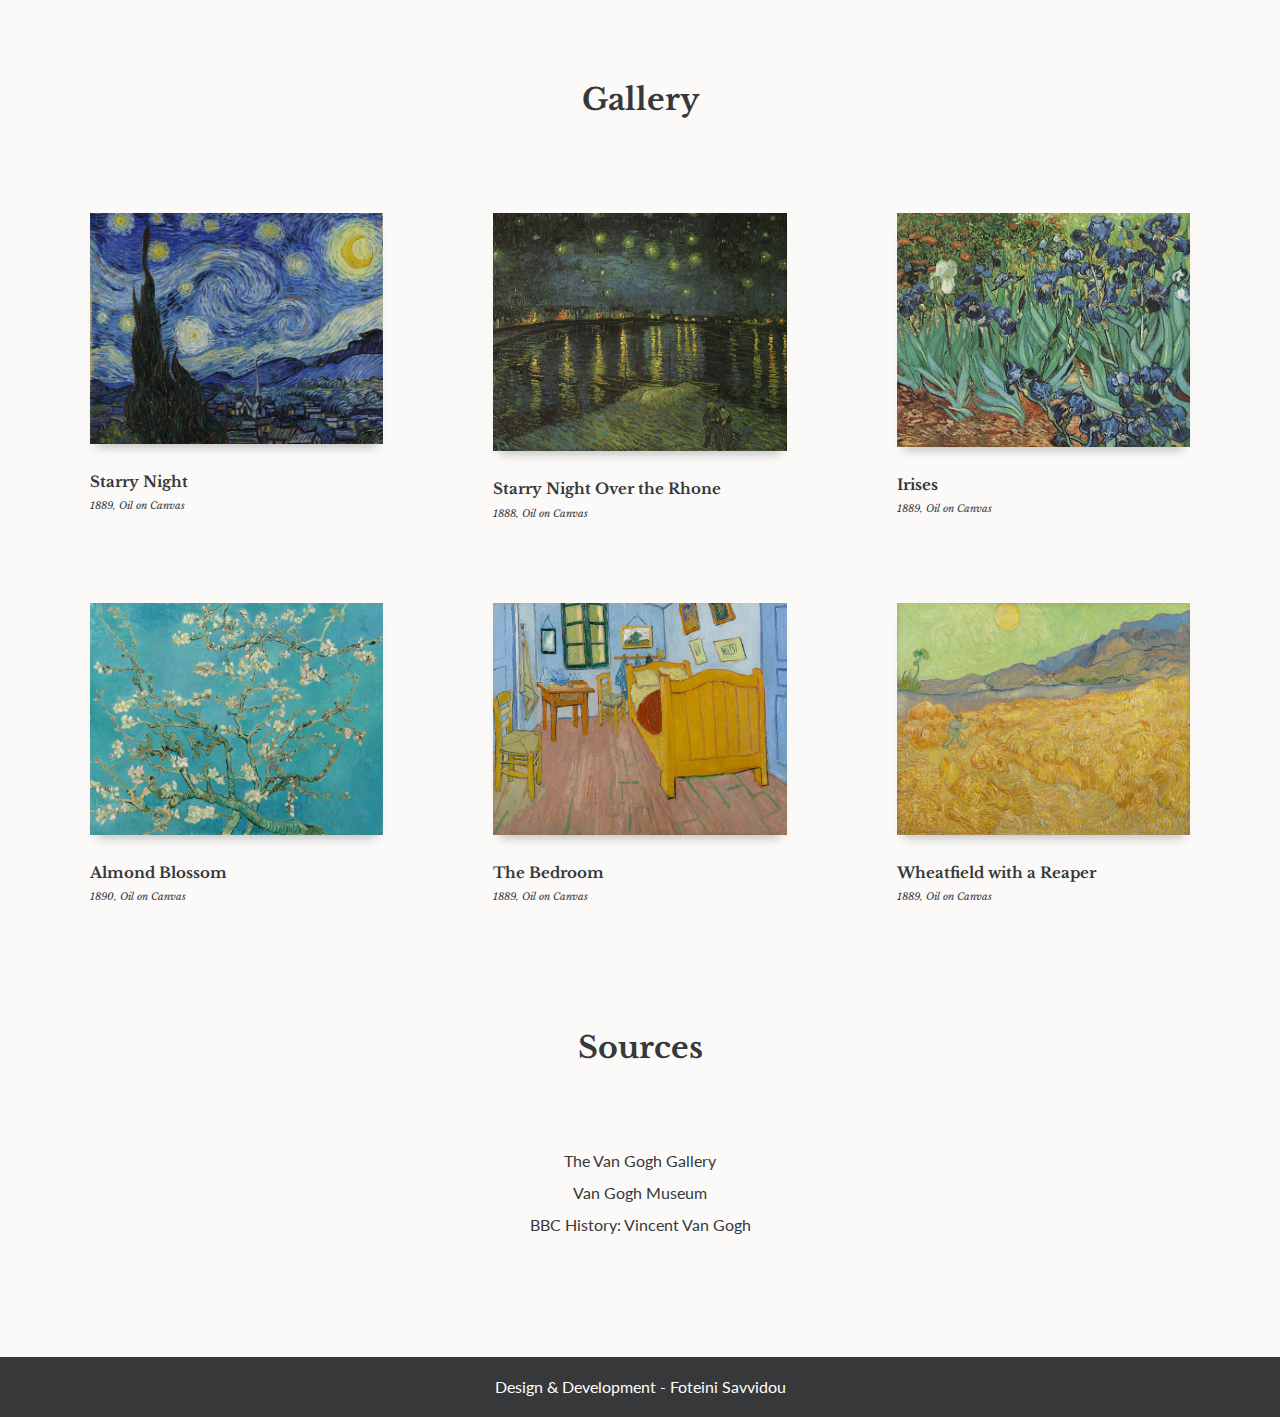
<file: Responsive-Web-Design/tribute-page/index.html>
<!DOCTYPE html>
<html lang="en">
   <head>
      <link rel="stylesheet" type="text/css" href="style.css">
      <link href="https://fonts.googleapis.com/css?family=Lato" rel="stylesheet" type="text/css">
      <link href="https://fonts.googleapis.com/css?family=Libre%20Baskerville" rel="stylesheet" type="text/css">
      <meta name="viewport" content="width=device-width, initial-scale=1">
      <meta name="description" content="A tribute page dedicated to Vincent Van Gogh. Created for the FreeCodeCamp's Responsive Web Design Certification.">
      <title>Vincent Van Gogh</title>
   </head>

   <body>
      <main id="main">
         <section class="first-row">
            <div class="container">
               <div class="column-header">
                  <h1 id="title">Vincent Van Gogh</h1>
                  <p id="subheader">Post-Impressionist Artist</p>
                  <article>
                     <p>Between November of 1881 and July of 1890, Vincent van Gogh painted almost 900 paintings. Since his death, he has become one of the most famous painters in the world. Van Gogh’s paintings have captured the minds and hearts of millions of art lovers.</p>
                  </article>
               </div>
               <div class="column-image">
                  <div id="image-div">
                     <img src="images/vangogh.jpg" alt="Portrait of Van Gogh with Grey Felt Hat, Oil painting, Winter 1887/88" width="472" height="495">
                  </div>
               </div>
            </div>
         </section>
         <section class="second-row" id="tribute-info">
            <article id="second-row-container">
               <h2>Biography</h2>
               <p>Vincent Van Gogh was born on 30 March 1853 in Zundert in the southern Netherlands, the son of a pastor. In 1869, he took his first job, working in the Hague branch of an international art dealing firm. He began to write to his younger brother Theo, a correspondence which continued for the rest of Van Gogh's life.</p>
               <p>Van Gogh's job took him to London and Paris, but he was not interested in the work and was dismissed in 1876. He briefly became a teacher in England, and then, deeply interested in Christianity, a preacher in a mining community in southern Belgium.</p>
               <p>In 1880, at the age of 27, he decided to become an artist. He moved around, teaching himself to draw and paint and receiving financial support from Theo. In 1886, Van Gogh joined Theo in Paris, and met many artists including Degas, Toulouse-Lautrec, Pissarro and Gauguin, with whom he became friends. His style changed significantly under the influence of Impressionism, becoming lighter and brighter. He painted a large number of self-portraits in this period.</p>
               <p>In 1888, Van Gogh moved to Provence in southern France, where he painted his famous series 'Sunflowers'. He invited Gauguin to join him but they soon began to quarrel and one night, Van Gogh threatened Gauguin with a razor. Deeply remorseful he then cut off part of his own ear.</p>
               <p>This was the first serious sign of the mental health problems that were to afflict Van Gogh for the rest of his life. He spent time in psychiatric hospitals and swung between periods of inertia, depression and incredibly concentrated artistic activity, his work reflecting the intense colours and strong light of the countryside around him.</p>
               <p>On 27 July 1890, again suffering from depression, Van Gogh shot himself. He died two days later.</p>
            </article>
         </section>
         <section class="third-row">
            <blockquote cite="https://vangoghmuseum.nl/en/highlights/quotes">
               <p id="quote"> “I don't know anything with certainty, but seeing the stars makes me dream.” </p>
            </blockquote>
            <a href="https://www.vincentvangogh.org/" target="_blank" id="tribute-link"><u id="tribute-link-dash"> Learn more about Vincent Van Gogh</u></a>
         </section>
         <!-- Gallery -->
         <section class="fourth-row">
            <h2>Gallery</h2>
            <div class="gallery-grid">
               <figure class="img-container" id="img-div">
                  <img class="project-image" id="image" src="images/starry-night.jpg" alt="Starry Night" />
                  <figcaption class="caption" id="img-caption">
                     <p class="name-caption">Starry Night</p>
                     <p class="date-caption">1889, Oil on Canvas</p>
                  </figcaption>
               </figure>
               <figure class="img-container">
                  <img class="project-image" src="images/starry-night-over-the-Rhone.jpg" alt="Starry Night Over the Rhone" />
                  <figcaption class="caption">
                     <p class="name-caption">Starry Night Over the Rhone</p>
                     <p class="date-caption">1888, Oil on Canvas</p>
                  </figcaption>
               </figure>
               <figure class="img-container">
                  <img class="project-image" src="images/irises.jpg" alt="Irises" />
                  <figcaption class="caption">
                     <p class="name-caption">Irises</p>
                     <p class="date-caption">1889, Oil on Canvas</p>
                  </figcaption>
               </figure>
               <figure class="img-container">
                  <img class="project-image" src="images/Almond_Blossom.jpg" alt="Almond blossom" />
                  <figcaption class="caption">
                     <p class="name-caption">Almond Blossom</p>
                     <p class="date-caption">1890, Oil on Canvas</p>
                  </figcaption>
               </figure>
               <figure class="img-container">
                  <img class="project-image" src="images/the_bedroom.jpg" alt="The Bedroom" />
                  <figcaption class="caption">
                     <p class="name-caption">The Bedroom</p>
                     <p class="date-caption">1889, Oil on Canvas</p>
                  </figcaption>
               </figure>
               <figure class="img-container">
                  <img class="project-image" src="images/Wheatfield_with_a_Reaper.jpg" alt="Wheatfield with a Reaper" />
                  <figcaption class="caption">
                     <p class="name-caption">Wheatfield with a Reaper</p>
                     <p class="date-caption">1889, Oil on Canvas</p>
                  </figcaption>
               </figure>
            </div>
         </section>
         <section class="fifth-row">
            <!-- Sources -->
            <h2>Sources</h2>
            <ul>
               <li>
                  <a href="https://www.vangoghgallery.com/painting/" target="_blank">The Van Gogh Gallery</a>
               </li>
               <li>
                  <a href="https://vangoghmuseum.nl/en/vincent-van-gogh-life-and-work" target="_blank">Van Gogh Museum</a>
               </li>
               <li>
                  <a href="http://www.bbc.co.uk/history/historic_figures/van_gogh_vincent.shtml" target="_blank">BBC History: Vincent Van Gogh</a>
               </li>
            </ul>
         </section>
         <section class="footer">
            <p> Design & Development - Foteini Savvidou </p>
         </section>
      </main>
   </body>
</html>
</file>
<file: Responsive-Web-Design/FirstProject/styles.css>
body{
    /* text-align: center; */
    background-color: aqua;
    /* margin: auto; */
    /* justify-content: center; */
    background: url(shutterstock_582803470.png);
    background-size:cover;
}

h1{
    margin: 40px auto 10px auto;
    color: white;
    font-family:sans-serif;
    text-align: center;
}
#description{
    text-align: center;
    color: white;
    margin-bottom: 30px;
    font-style: italic;
}

#survey-form{
    background-color: rgba(8,207,225,0.7);
    padding: 40px;
    line-height: 30px;
    width: 50%;
    align-items: center;
    margin: auto;
    color: whitesmoke;
    box-sizing: border-box;
    border-radius: 16px;
}

label{
    display: block;
    font-size: 18px;
    font-family: sans-serif;
    padding-top: 10px;
}

#name, #email, #number, #dropdown, #comments, #submit{
    width: 95%;
    height: 30px;
}

/* input[type=radio]{
    font-size: large;
} */

p{
    font-family: sans-serif;
    font-size: 18px;
}

#submit{
    background-color: #80FFDB;
    height: 40px;
    border-color: #80FFD8;
    border-radius: 16px;
}
</file>
<file: Responsive-Web-Design/personal-portfolio/style.css>
* {
  margin: 0;
  padding: 0;
}

html {
  box-sizing: border-box;
  font-size: 10px;
}

body {
  font-size: 1.6rem;
  line-height: 1.5;
  font-family: Poppins;
  color: #011640;
  overflow-x: hidden;
}

h1 {
  font-size: 7rem;
  font-weight: 600;
  margin: 8rem 0 2rem 0;
}

@media (max-width: 650px){
  h1 {
    font-size: 5rem;
  }
}

h2 {
  margin-bottom: 5rem;
}

li {
  list-style: none;
}

a {
  color: #011640;
  text-decoration: none;
}

img {
  max-width: 100%;
  height: auto;
  display: block;
}

/* Navigation */

.nav {
  display: flex;
  justify-content: center;
  align-items: center;
  position: fixed;
  top: 0;
  width: 100%;
  min-height: 75px;
  background-color: #fff;
  box-shadow: 0 1rem 1rem -1rem rgba(55, 56, 58, 0.2);
  z-index: 10;
}

nav > ul {
  display: flex;
  flex-direction: row;
  justify-content: space-around;
}

nav li {
  padding: 0px 0.8rem;
}

nav .code {
  color: white;
  transition: color 0.3s ease-out;
}

nav a:hover .code {
  color: #F2797B;
}

/* Welcome section */

#welcome-section {
  margin: 5rem;
  display: flex;
  flex-direction: row;
  justify-content: space-around;
  align-items: center;
  height: 100vh;
}

@media (max-width: 1000px) {
  #welcome-section {
    text-align: center;
    margin-top: 10rem;
    display: flex;
    flex-direction: column;
    justify-content: center;
    align-items: center;
  }
}

.welcome-img  {
  margin-top: 8rem;
  width: 580px;
  height: auto;
}

#mobile-only {
  display: none;
}

@media (max-width: 850px){
  #desktop-only {
    display: none;
  }
  
  #mobile-only {
    display: initial;
    width: 450px;
    height: auto;
  }
}

#subheading {
  font-size: 5rem;
  font-weight: 600;
  margin: 2rem 0;
}

#subheading span {
  color: #F2797B;
}

@media (max-width: 650px){
  #subheading {
    font-size: 4rem;
  }
}

/* About section */

#about {
  padding: 10rem 5rem 5rem 5rem;
}

#about h2 {
  text-align: center;
}

#about-container {
  display: flex;
  flex-direction: row;
  justify-content: space-around;
  align-items: center;
}

@media (max-width: 850px) {
  #about-container {
    width: 100%;
    display: flex;
    flex-direction: column;
    align-items: center;
    text-align: center;
  }
}

#my-story {
  width: 60%;
  padding: 0 2rem;
}

#interests-list {
  background-color: #011640;
  color: #fff;
  padding: 3rem;
  border-radius: 5px;
}

@media (max-width: 850px) {
  #my-story {
    width: 100%;
    margin-bottom: 5rem;
  }
  
  #interests-list {
    margin: auto;
  }
}

#interests-list > h3 {
  text-align: center;
  padding-bottom: 2rem;
}

/* Projects section */

#projects {
  padding: 10rem 5rem;
  text-align: center;
}

#projects > p {
  margin-bottom: 5rem;
}

.projects-grid {
  display: grid;
  grid-template-columns: repeat(auto-fit, minmax(350px, 1fr));
  grid-gap: 5rem;
  margin: 1.5rem auto;
}

@media (max-width: 400px) {
  .projects-grid {
    grid-template-columns: 1fr;
    margin: 0 auto;
  }
}

.card {
  position: relative;
  padding-bottom: 2rem;
  border: 1px solid rgba(217, 217, 217, 0.5);
  border-radius: 5px;
}

.card:hover {
  box-shadow: 0 0 2rem -0.7rem #D9D9D9;
  border: 1px solid #D9D9D9;
}

.desc {
  padding: 2rem;
  text-align: left;
}

.project-tile {
  margin: 2rem 0 2rem 0;
}

.project-tile > a {
  color: #F2797B;
  font-weight: 200;
}

/* Contact section */

#contact {
  margin-top: 3rem;
  padding: 10rem 5rem;
  text-align: center;
  background-color: #011640;
  color: #fff;
}

.contact-icon {
  width: 2rem;
  padding: 1rem;
  filter: invert(100%);
}

.contact-links {
  display: flex;
  justify-content: center;
  width: 100%;
  margin-top: 4rem;
  flex-wrap: wrap;
}

.contact-details {
  display: flex;
  flex-direction: row;
  align-items: center;
  justify-content: center;
  color: #fff;
  padding: 1rem;
}


.contact-details:hover .contact-icon {
  filter: invert(83%) sepia(39%) saturate(6798%) hue-rotate(308deg) brightness(92%) contrast(107%);
}

.contact-details:hover {
  color: #F2797B;
}

/* Footer */

footer {
  text-align: center;
  padding: 2rem 0;
  background-color: #011640;
  color: #fff;
}

.heart::before {
  content: '\2665';
  color: #F2797B;
  font-size: 1.6rem;
}

footer .code {
  color: #F2797B;
}

/* Text Selection Color */


::-moz-selection { /* Code for Firefox */
  color: #fff;
  background: #02A1A3;
}

::selection {
  color: #fff;
  background: #02A1A3;
}
</file>
<file: Responsive-Web-Design/product-landing-page/style.css>
@import "https://fonts.googleapis.com/css?family=Lato:400,700";

* {
  margin: 0;
  padding: 0;
  box-sizing: border-box;
}

html {
  font-size: 10px;
}

body {
  font-size: 1.6rem;
  line-height: 1.5;
  font-family: 'Lato', sans-serif;
  color: #37383a;
}

h1 {
  font-size: 3rem;
  font-weight: 900;
  margin: 8rem 0 2rem 0;
}

@media (max-width: 650px){
  h1 {
    font-size: 2.4rem;
  }
}

h2 {
  margin-bottom: 5rem;
}

li {
  list-style: none;
}

a {
  color: #2f1e84;
  text-decoration: none;
}

img {
  max-width: 100%;
  height: auto;
  display: block;
}

iframe {
  border: 0;
}

/* Global Classes */

.column-60 {
  float: left;
  width: 60%;
  padding: 0 4%;
}

.column-40 {
  float: left;
  padding: 0 4%;
  width: 40%;
}

.grid::after {
  content: "";
  display: table;
  clear: both;
}

@media screen and (max-width: 1000px) {
  .column-60,
  .column-40 {
    width: 100%;
    float: none;
    padding: 0;
  }
  #image-div img {
    margin: auto;
  }
}

.btn {
  text-transform: uppercase;
  font-weight: 600;
  color: #fff;
  background-color: #5d63ed;
  padding: 1.7rem 2.5rem;
  margin: 1.5rem 0;
  height: 5rem;
  border: 0;
  border-radius: 5px;
  cursor: pointer;
  outline:none;
}

.btn:hover {
  background-color: #2f1e84;
  transition: background-color 1s;
}

.logo-img {
  width: 100%;
  max-width: 200px;
}

@media (max-width: 650px) {
  .logo-img {
    margin: 0 auto;
  }
}

.container {
  display: flex;
  flex-direction: row;
  justify-content: center;
}

.card {
  display: flex;
  flex-direction: column;
  align-items: center;
  text-align: center;
  width: calc(100%  / 3);
  margin: 1.5rem;
  padding: 3rem 2rem 3rem 2rem;
  border: 1px solid rgba(55, 56, 58, 0.1);
  border-radius: 5px;
}

@media (max-width: 800px) {
  .container {
    flex-direction: column;
  }
  
  .card {
    width: 100%;
    margin: 1.5rem auto;
  }
}

.card:hover {
  box-shadow: 0 0 2rem -0.7rem rgba(55, 56, 58, 0.2);
  border: 1px solid #ced4ee;
}

.icon {
  width: 50px;
}

.desc > h3 {
  margin: 2rem 0 2rem 0;
}

/* Header */

header {
  padding: 0 5rem;
  width: 100%;
  position: fixed;
  top: 0;
  min-height: 75px;
  display: flex;
  justify-content: space-between;
  align-items: center;
  background-color: #fff;
  box-shadow: 0 1rem 1rem -1rem rgba(55, 56, 58, 0.2);
}

@media (max-width: 650px) {
  header {
    flex-wrap: wrap;
  }
}

@media (max-width: 650px) {
  .logo {
    margin: 15px auto;
  }
}

nav {
  font-weight: 400;
}

@media (max-width: 650px) {
  nav {
    margin: 15px auto;
    width: 100%;
    display: flex;
    flex-direction: column;
    align-items: center;
    text-align: center;
  }
  nav li {
    padding-bottom: 8px;
  }
}

nav > ul {
  display: flex;
  flex-direction: row;
  justify-content: space-around;
}

nav li {
    padding: 0px 10px 0px 10px;
}

/* Hero */

#hero {
  /*background-color: #4a4fbd;*/
  background:linear-gradient(135deg, #2f1e84 0%,#5d63ed 100% );
  color: #fff;
  height: 450px;
  margin: 5rem 0;
  padding: 5rem;
}

@media (max-width: 1000px) {
  #hero {
    height: 750px;
    margin-bottom: 2rem;
  }
}

@media (max-width: 650px) {
  #hero {
    margin-top: 120px;
    height: 900px;
  }
}

#description {
  font-size: 2rem;
  margin-bottom: 5rem;
}

#hero .btn {
  background-color: Transparent;
  border: 2px solid #fff;
}

#hero .btn:hover {
  background-color: #fff;
  transition: background-color 1s;
  color: #2f1e84;
  transition: color 1s;
}

@media (max-width: 650px) {
  #hero-img {
    margin: 2rem auto !important;
  }
}

/* Why section */

#why {
  padding: 15rem 5rem 5rem 5rem;
  text-align: center;
}

/* Features section */

#features {
  padding: 15rem 5rem 5rem 5rem;
  text-align: center;
}

#features ol {
  margin: 1.5rem 3.5rem;
}

#features ol > li {
  margin-bottom: 1.5rem;
  text-align: left;
  display: flex;
  flex-direction: column;
}

#features h3::before {
  content: "";
  font-family: FontAwesome;
  color: #5d63ed;
  display: inline-block;
  margin-left: -2em;
  width: 2em;
}

#pills::before {
  content: "\f0f3" !important;
}

#med-report::before {
  content: "\f15b" !important;
}

#family::before {
  content: "\f0c0" !important; 
}

#doctor-icon::before {
  content: "\f0f0" !important; 
}

/* Info section */
#info {
  margin: 5rem 0;
  padding: 8rem 6.5rem;
  background-color: #f8f8f8;
  display: flex;
  justify-content: space-between;
  align-items: center;
}

#info > div {
  width: 80%;
  padding-right: 5rem;
  align-self: flex-start;
}

@media (max-width: 1000px) {
  #info {
    flex-direction: column;
    align-items: center;
  }
  
  #info > div {
    width: 100%;
    padding: 0;
    margin-bottom: 3rem;
  }
  
  #info h2 {
    text-align: center;
  }
}

#info > iframe {
  max-width: 560px;
  width: 100%;
  border-radius: 5px;
  box-shadow: 0 1rem 1rem -1rem rgba(55, 56, 58, 0.4);
}

/* Download section */

#download {
  padding: 15rem 5rem 5rem 5rem;
  text-align: center;
}

#download .card {
  width: 35%;
  cursor: pointer;
}

@media (max-width: 800px) {
  #download .card {
    width: 100%;
    margin: 1.5rem auto;
  }
}

#download .desc {
  width: 100%;
  height: 100%;
  padding: 3.5rem;
  display: flex;
  flex-direction: column;
  align-items: center;
}

#download .btn {
  justify-self: flex-end;
}

.desc > ol {
  margin: 15px 0;
}

.desc > ol > li {
  padding-left: 8px;
  text-align: left;
}

.desc > ol > li::before {
  content: "\f00c";
  font-family: FontAwesome;
  color: #5d63ed;
  display: inline-block;
  margin-left: -1.5em;
  width: 1.5em; 
}

/* Contact section */

#contact {
  padding: 5rem 5rem 4rem 5rem;
  text-align: center;
}

form {
  margin: 1.5rem;
  text-align: left;
}

label {
  display: flex;
  align-items: center;
  margin-bottom: 0.5rem;
}

.form-group {
  margin-bottom: 2rem;
}

.form-group > p {
  margin-bottom: 0.5rem;
}

.form-control {
  display: block;
  width: 100%;
  height: 4.5rem;
  padding: 1rem;
  color: #495057;
  background-color: #fff;
  border: 1px solid rgba(55, 56, 58, 0.1);
  border-radius: 5px;
  transition: border-color 0.15s ease-in-out,   box-shadow 0.15s ease-in-out;
}

.form-control:focus {
  border-color: #ced4ee;
  outline: 0;
  box-shadow: 0 0 1rem 0.2rem rgba(206, 212, 238, 0.25);
}

.input-textarea {
  min-height: 120px;
  width: 100%;
  padding: 1rem;
  resize: vertical;
  border: 1px solid rgba(55, 56, 58, 0.1);
  border-radius: 5px;
  transition: border-color 0.15s ease-in-out,   box-shadow 0.15s ease-in-out;
}

.input-textarea:focus {
  border-color: #ced4ee;
  outline: 0;
  box-shadow: 0 0 1rem 0.2rem rgba(206, 212, 238, 0.25);
}

.form-control, .input-textarea {
  margin: 0;
  font-family: inherit;
  font-size: inherit;
  line-height: inherit;
}

/* Footer */

footer {
  padding: 2.5rem 5rem;
  background-color: #2f1e84;
  color: #fff;
  display: flex;
  justify-content: space-between;
  align-items: center;
}

@media (max-width: 660px) {
  footer {
    flex-direction: column;
    align-items: center;
  }
}

#footer-logo {
  margin-top: 0.8rem;
  display: flex;
  justify-content: flex-start;
}

#footer-info > ul {
  display: flex;
  justify-content: flex-end;
}

@media (max-width: 660px) {
  #footer-info > ul {
    margin: 15px auto;
  }
}

@media (max-width: 460px) {
  #footer-info > ul {
    width: 100%;
    display: flex;
    flex-direction: column;
    align-items: center;
    text-align: center;
  }
  #footer-info > ul > li {
    padding-bottom: 10px;
  }
}

#footer-info > ul > li {
  padding: 0 10px;
}

#footer-info > ul > li > a {
  color: #fff;
}

#copyright {
  margin-top: 1.5rem;
  padding-right: 10px;
  display: flex;
  justify-content: flex-end;
  font-size: 1.2rem;
}
</file>
<file: Responsive-Web-Design/survey-form/style.css>
:root {
  font-size: 10px;
}

*,
*::before,
*::after {
  box-sizing: border-box;
}

body {
  font-family: "Segoe UI", "Roboto", "Helvetica Neue", Arial, sans-serif;
  font-size: 1.6rem;
  line-height: 1.4;
  color: black;
  margin: 0;
  background: linear-gradient(0deg, rgba(251,251,251,1) 0%, rgba(246,247,252,1) 100%);
}

h1 {
  font-size: 3rem;
  line-height: 2;
  margin-bottom: 4rem;
}

img {
  max-width: 100%;
  height: auto;
  display: block;
}

label {
  display: flex;
  align-items: center;
  margin-bottom: 0.5rem;
}

input,
button,
select,
textarea {
  margin: 0;
  font-family: inherit;
  font-size: inherit;
  line-height: inherit;
}

button {
  border: none;
}

.container {
  width: 100%;
  margin: 6rem auto 6rem auto;
  box-shadow: 0 0.2rem 1.3rem 0.2rem rgba(0, 0, 0, 0.1);
  border-radius: 0.5rem;
  background-color: #fff;
}

@media (min-width: 576px) {
  .container {
    max-width: 540px;
  }
}

@media (min-width: 976px) {
  .container {
    max-width: 920px;
  }
}

.header {
  padding: 4.5rem;
  margin-bottom: 2rem;
}

/*Header*/
.column-header {
  float: left;
  width: 54%;
  padding-top: 5rem;
  margin-right: 6%;
}

.column-image {
  float: left;
  width: 40%;
}

.header:after {
  content: "";
  display: table;
  clear: both;
}

@media screen and (max-width: 1000px) {
  .column-header,
  .column-image {
    width: 100%;
    margin: 0;
  }
  #image-div img {
    margin: auto;
  }
}

/*Form*/

form {
  padding: 2.5rem;
  border-radius: 0.5rem;
}

.form-group {
  margin: 0 auto 2rem auto;
  padding: 0.5rem;
}

.form-control {
  display: block;
  width: 100%;
  height: 4.5rem;
  padding: 1rem;
  color: #495057;
  background-color: #fff;
  border: 1px solid #ced4da;
  border-radius: 0.25rem;
  transition: border-color 0.15s ease-in-out, box-shadow 0.15s ease-in-out;
}

.form-control:focus {
  border-color: #a6d8e2;
  outline: 0;
  box-shadow: 0 0 1rem 0.2rem rgba(205, 240, 247, 0.25);
}

.input-radio,
.input-checkbox {
  display: inline-block;
  margin-right: 1rem;
  min-height: 1.5rem;
  min-width: 1.5rem;
}

.input-textarea {
  min-height: 120px;
  width: 100%;
  padding: 1rem;
  resize: vertical;
}

.submit-button {
  display: inline-block;
  width: 10rem;
  padding: 1rem;
  background: #32004a;
  color: #fff;
  border-radius: 0.5rem;
  cursor: pointer;
}

.submit-button:hover {
  animation-name: background-color;
  animation-duration: 500ms;
  animation-fill-mode: forwards;
  animation-timing-function: ease-out;
}

@keyframes background-color {
    100% {
      background-color: #6f4c81;
    }
}

.footer {
  color: #28003b;
  padding: 0.1rem;
  text-align: center;
}
</file>
<file: Responsive-Web-Design/technical-documentation-page/style.css>
html,
body {
  min-width: 290px;
  color: #182d2e;
  background-color: #fff;
  font-family: "Open Sans", "Helvetica Neue", Arial, sans-serif;
  line-height: 1.5;
}

#navbar {
  position: fixed;
  min-width: 290px;
  top: 0px;
  left: 0px;
  width: 300px;
  height: 100%;
  background-color: #182d2e;
}

header {
  color: #f8f8f8;
  margin: 10px;
  text-align: center;
  font-size: 1.6em;
}

#main-doc header {
  color: #182d2e;
  text-align: left;
  margin: 0 0 20px 0;
}

#navbar ul {
  height: 90%;
  padding: 0;
  overflow-y: auto;
  overflow-x: hidden;
}

#navbar li {
  list-style: none;
  position: relative;
  width: 100%;
}

a {
  text-decoration: none;
}

#navbar a {
  display: block;
  padding: 10px 30px;
  color: #dfdfdf;
  cursor: pointer;
}

#navbar a:hover {
  display: block;
  padding: 10px 30px;
  color: #f8f8f8;
  text-decoration: none;
  cursor: pointer;
}

#main-doc {
  margin-left: 310px;
  padding: 40px;
  margin-bottom: 50px;
}

section article {
  font-size: 0.96em;
  margin-bottom: 40px;
}

section li {
  margin: 15px 0px 0px 20px;
}

code {
  display: block;
  text-align: left;
  white-space: pre;
  position: relative;
  word-break: normal;
  word-wrap: normal;
  line-height: 2;
  background-color: #f7f7f7;
  padding: 15px;
  margin: 15px;
  border-radius: 5px;
  overflow-y: auto;
  overflow-x: auto;
}

.wrong-code {
  background-color: #fcf3f3;
}

.preview {
  background-color: #fefefe;
  border: 1px solid #4f7989;
  border-left: 5px solid #4f7989;
  border-radius: 0;
}

@media only screen and (max-width: 815px) {
  /* For mobile phones: */
  #navbar ul {
    height: 205px;
  }

  #navbar {
    position: absolute;
    top: 0;
    padding: 0;
    margin: 0;
    width: 100%;
    max-height: 275px;
    z-index: 1;
  }

  #main-doc {
    position: relative;
    margin-left: 0px;
    margin-top: 270px;
  }
}

@media only screen and (max-width: 400px) {
  #main-doc {
    margin-left: -10px;
  }

  code {
    margin-left: -20px;
    width: 100%;
    padding: 15px;
    padding-left: 10px;
    padding-right: 45px;
    min-width: 233px;
  }
}

/***** Main Scrollbar *******/
/* width */
::-webkit-scrollbar {
  width: 10px;
  height: 10px;
}

/* Track */
::-webkit-scrollbar-track {
  background: #fff;
}

/* Handle */
::-webkit-scrollbar-thumb {
  background: #465757;
  border-radius: 10px;
}

/* Handle on hover */
::-webkit-scrollbar-thumb:hover {
  background: #091212;
}

/***** NavBar Scrollbar *******/
/* Track */
#navbar ul::-webkit-scrollbar-track {
  background: #182d2e;
}

/* Handle */
#navbar ul::-webkit-scrollbar-thumb {
  background: #dfdfdf;
  border: 1px solid #182d2e;
}

/* Handle on hover */
#navbar ul::-webkit-scrollbar-thumb:hover {
  background: #f8f8f8;
}

/****Code Snippets Scrollbar****/
code::-webkit-scrollbar {
  height: 3px;
}

code::-webkit-scrollbar-track {
  background: #f7f7f7;
}

.wrong-code::-webkit-scrollbar-track {
  background: #fcf3f3;
}

.preview::-webkit-scrollbar-track {
  background: #fefefe;
}
</file>
<file: Responsive-Web-Design/tribute-page/style.css>
html {
  font-size: 10px;
}

body {
  font-family: 'Lato', "Segoe UI", "Helvetica Neue", Arial, sans-serif;
  font-size: 1.6rem;
  line-height: 1.5;
  margin: 0;
  background-color: #fbfaf8;
  color: #37383a;
}

@media (min-width: 1400px) {
  body {
    font-size: 2.5rem;
    line-height: 1.8;
  }
}

h1 {
  font-size: 6rem;
  font-family: "Libre Baskerville", serif;
  font-weight: bold;
}

#subheader {
  font-weight: 300;
  color: #948C57;
  text-transform: uppercase;
}

@media (max-width: 400px) {
  h1 {
    font-size: 4rem;
  }
}

@media (min-width: 1400px) {
  h1 {
    font-size: 7rem;
  }
}

h2 {
  font-size: 3rem;
  font-family: "Libre Baskerville", serif;
  text-align: center;
  padding-bottom: 5rem;
}

@media (min-width: 1400px) {
  h2 {
    font-size: 4rem;
  }
}

blockquote {
  font-size: 2rem;
  font-style: italic;
  font-family: "Libre Baskerville", serif;
  text-align: center;
  margin-bottom: 5rem;
}

@media (min-width: 1400px) {
  blockquote {
    font-size: 3rem;
  }
}

ul {
  list-style: none;
  padding-left: 0;
  line-height: 2;
}

a {
  text-decoration: none;
  color: #37383a
}

a:hover {
  text-decoration: underline;
  color: #37383a
}

a:visited {
  color: #948C57;
}

#tribute-link {
  font-weight: 500;
  color: #fefefe;
  text-transform: uppercase;
  line-height: 2;
}

#tribute-link:visited {
  color: #fefefe;
}

#tribute-link:hover {
  text-decoration: none;
}

#tribute-link-dash {
  text-decoration: none;
}

#tribute-link:hover #tribute-link-dash {
  animation-name: tribute-link-dash-move;
  animation-duration: 0.5s;
  animation-timing-function: ease-out;
  animation-fill-mode: forwards;
}

@keyframes tribute-link-dash-move {
    0% {
      border-bottom: 0.4rem solid rgba(254, 254, 254, 0);
      padding-bottom: 0.6rem;
    }
    100% {
      border-bottom: 0.4rem solid rgba(254, 254, 254, 1);
      padding-bottom: 0.6rem;
    }
}

/* Images */

img {
  max-width: 100%;
  height: auto;
  display: block;
  box-shadow: 0 1rem 1rem -0.7rem rgba(55, 56, 58, 0.3);
}

/* Gallery */

.gallery-grid {
  display: grid;
  grid-template-columns: repeat(auto-fit, minmax(350px, 1fr));
  grid-gap: 3rem;
  margin: 0 auto;
}

@media (max-width: 400px) {
  .gallery-grid {
    grid-template-columns: 1fr;
  }
}

.img-container {
  position: relative;
}

.caption{
  padding-top: 1.2rem;
  font-family: "Libre Baskerville", serif;
}

.date-caption {
  font-size: 1rem;
  font-style: italic;
  position: relative;
  top: -1rem;
}

.name-caption {
  font-size: 1.5rem;
  font-weight: bold;
}

@media (min-width: 1400px) {
  .date-caption {
    font-size: 1.5rem;
  }
  
  .name-caption {
    font-size: 2rem;
  }
}

/* First row columns */

.column-header {
  float: left;
  width: 65%;
  padding: 2.5%;
  box-sizing: border-box;
}

.column-image {
  float: left;
  padding: 2.5%;
  width: 35%;
  box-sizing: border-box;
}

.container::after {
  content: "";
  display: table;
  clear: both;
}

@media screen and (max-width: 1000px) {
  .column-header,
  .column-image {
    width: 100%;
    float: none;
  }
  #image-div img {
    margin: auto;
  }
}

/* Sections */

.first-row {
  padding: 5rem 5rem 10rem 5rem;
  top: 0;
}

.second-row {
  color: #37383a;
  padding: 0 5rem 4rem 5rem;
  margin-bottom: 5rem;
}

.third-row {
  background-color: #37383a;
  color: #fefefe;
  padding: 5rem;
  text-align: center;
}

.fourth-row {
  padding: 4rem 5rem 2rem 5rem;
  margin-top: 4rem;
}

.fifth-row {
  padding: 4rem;
  text-align: center;
  margin-bottom: 6rem;
}

.footer {
  background-color: #37383a;
  color: #fefefe;
  padding: 0.2rem;
  text-align: center;
}

#second-row-container {
  margin: auto;
  padding: 2.5%;
}
</file>
